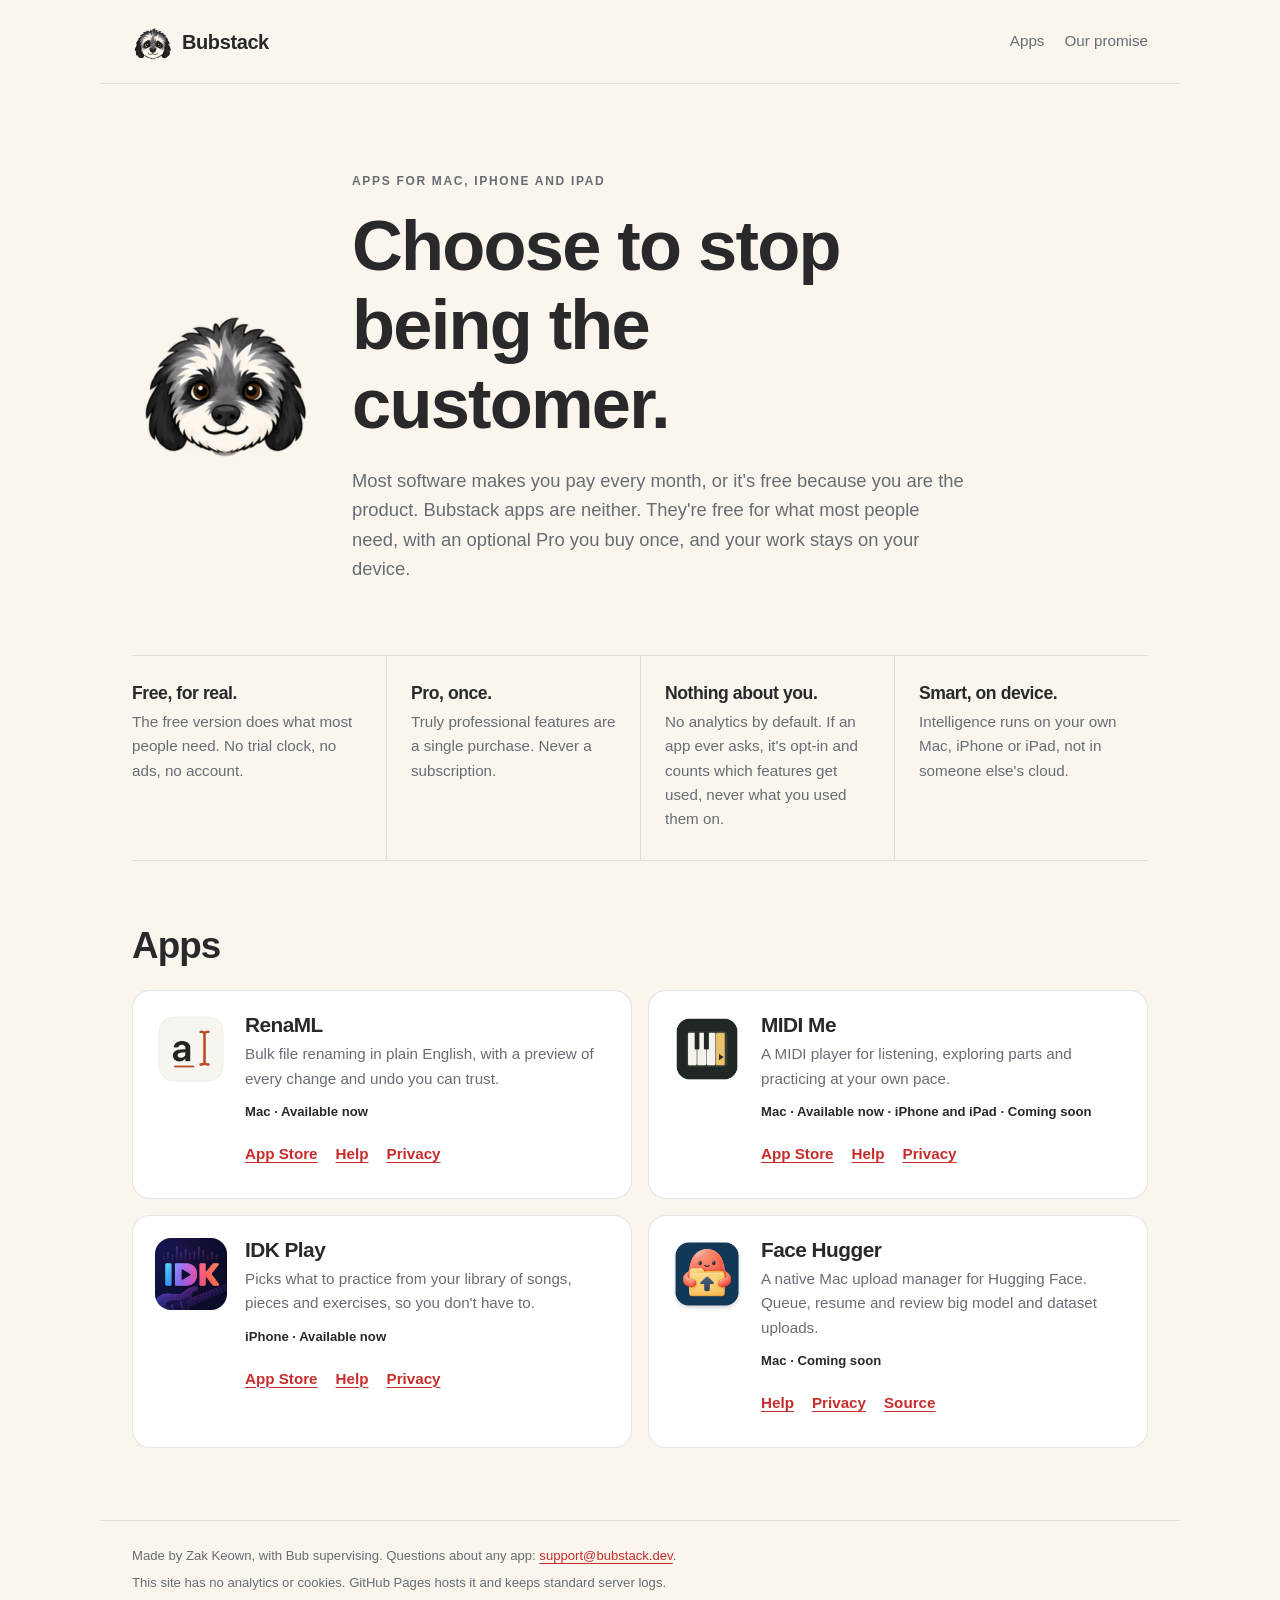
<file: index.html>
<!doctype html>
<html lang="en">
<head>
  <meta charset="utf-8">
  <meta name="viewport" content="width=device-width, initial-scale=1">
  <title>Bubstack</title>
  <meta name="description" content="Free Apple apps, with an optional one-time Pro. Nothing about you is collected.">
  <meta name="color-scheme" content="light dark">
  <link rel="icon" href="assets/bub.png">
  <link rel="stylesheet" href="styles.css">
</head>
<body>
  <a class="skip" href="#main">Skip to content</a>
  <header class="shell topbar">
    <a class="brand" href="./"><img src="assets/bub.png" alt="" width="40" height="40">Bubstack</a>
    <nav class="nav" aria-label="Apps"><a href="#apps">Apps</a><a href="#promise">Our promise</a></nav>
  </header>

  <main id="main" class="shell">
    <section class="hero" aria-labelledby="title">
      <img class="hero-bub" src="assets/bub.png" alt="Bub, the Bubstack dog, smiling" width="160" height="160">
      <div>
        <p class="eyebrow">Apps for Mac, iPhone and iPad</p>
        <h1 id="title">Choose to stop being the customer.</h1>
        <p class="intro">Most software makes you pay every month, or it's free because you are the product. Bubstack
          apps are neither. They're free for what most people need, with an optional Pro you buy once, and your work
          stays on your device.</p>
      </div>
    </section>

    <section id="promise" class="promise" aria-labelledby="promise-title">
      <h2 id="promise-title" class="visually-hidden">Our promise</h2>
      <div class="pledge"><h3>Free, for real.</h3><p>The free version does what most people need. No trial clock, no
        ads, no account.</p></div>
      <div class="pledge"><h3>Pro, once.</h3><p>Truly professional features are a single purchase. Never a
        subscription.</p></div>
      <div class="pledge"><h3>Nothing about you.</h3><p>No analytics by default. If an app ever asks, it's opt-in and
        counts which features get used, never what you used them on.</p></div>
      <div class="pledge"><h3>Smart, on device.</h3><p>Intelligence runs on your own Mac, iPhone or iPad, not in
        someone else's cloud.</p></div>
    </section>

    <section id="apps" class="apps" aria-labelledby="apps-title">
      <h2 id="apps-title">Apps</h2>
      <ul class="app-list">
        <li class="app">
          <img src="assets/renaml.png" alt="" width="72" height="72">
          <div class="app-body">
            <h3>RenaML</h3>
            <p>Bulk file renaming in plain English, with a preview of every change and undo you can trust.</p>
            <p class="status">Mac · Available now</p>
            <p class="links"><a href="https://apps.apple.com/us/app/renaml/id6817881054">App Store</a><a
              href="renaml/support.html">Help</a><a href="renaml/privacy.html">Privacy</a></p>
          </div>
        </li>
        <li class="app">
          <img src="assets/midi-me.png" alt="" width="72" height="72">
          <div class="app-body">
            <h3>MIDI Me</h3>
            <p>A MIDI player for listening, exploring parts and practicing at your own pace.</p>
            <p class="status">Mac · Available now <span aria-hidden="true">·</span> iPhone and iPad · Coming soon</p>
            <p class="links"><a href="https://apps.apple.com/us/app/midime/id6757321093">App Store</a><a
              href="midi-me/">Help</a><a href="midi-me/privacy/">Privacy</a></p>
          </div>
        </li>
        <li class="app">
          <img src="assets/idk-play.png" alt="" width="72" height="72">
          <div class="app-body">
            <h3>IDK Play</h3>
            <p>Picks what to practice from your library of songs, pieces and exercises, so you don't have to.</p>
            <p class="status">iPhone · Available now</p>
            <p class="links"><a href="https://apps.apple.com/us/app/idkplay/id6785122334">App Store</a><a
              href="idk-play/support.html">Help</a><a href="idk-play/privacy-policy.html">Privacy</a></p>
          </div>
        </li>
        <li class="app">
          <img src="assets/face-hugger.png" alt="" width="72" height="72">
          <div class="app-body">
            <h3>Face Hugger</h3>
            <p>A native Mac upload manager for Hugging Face. Queue, resume and review big model and dataset uploads.</p>
            <p class="status">Mac · Coming soon</p>
            <p class="links"><a href="face-hugger/">Help</a><a href="face-hugger/privacy.html">Privacy</a><a
              href="https://github.com/bubstackdev/face-hugger">Source</a></p>
          </div>
        </li>
      </ul>
    </section>
  </main>

  <footer class="shell footer">
    <p>Made by Zak Keown, with Bub supervising. Questions about any app: <a href="mailto:support@bubstack.dev">support@bubstack.dev</a>.</p>
    <p>This site has no analytics or cookies. GitHub Pages hosts it and keeps standard server logs.</p>
  </footer>
</body>
</html>
</file>
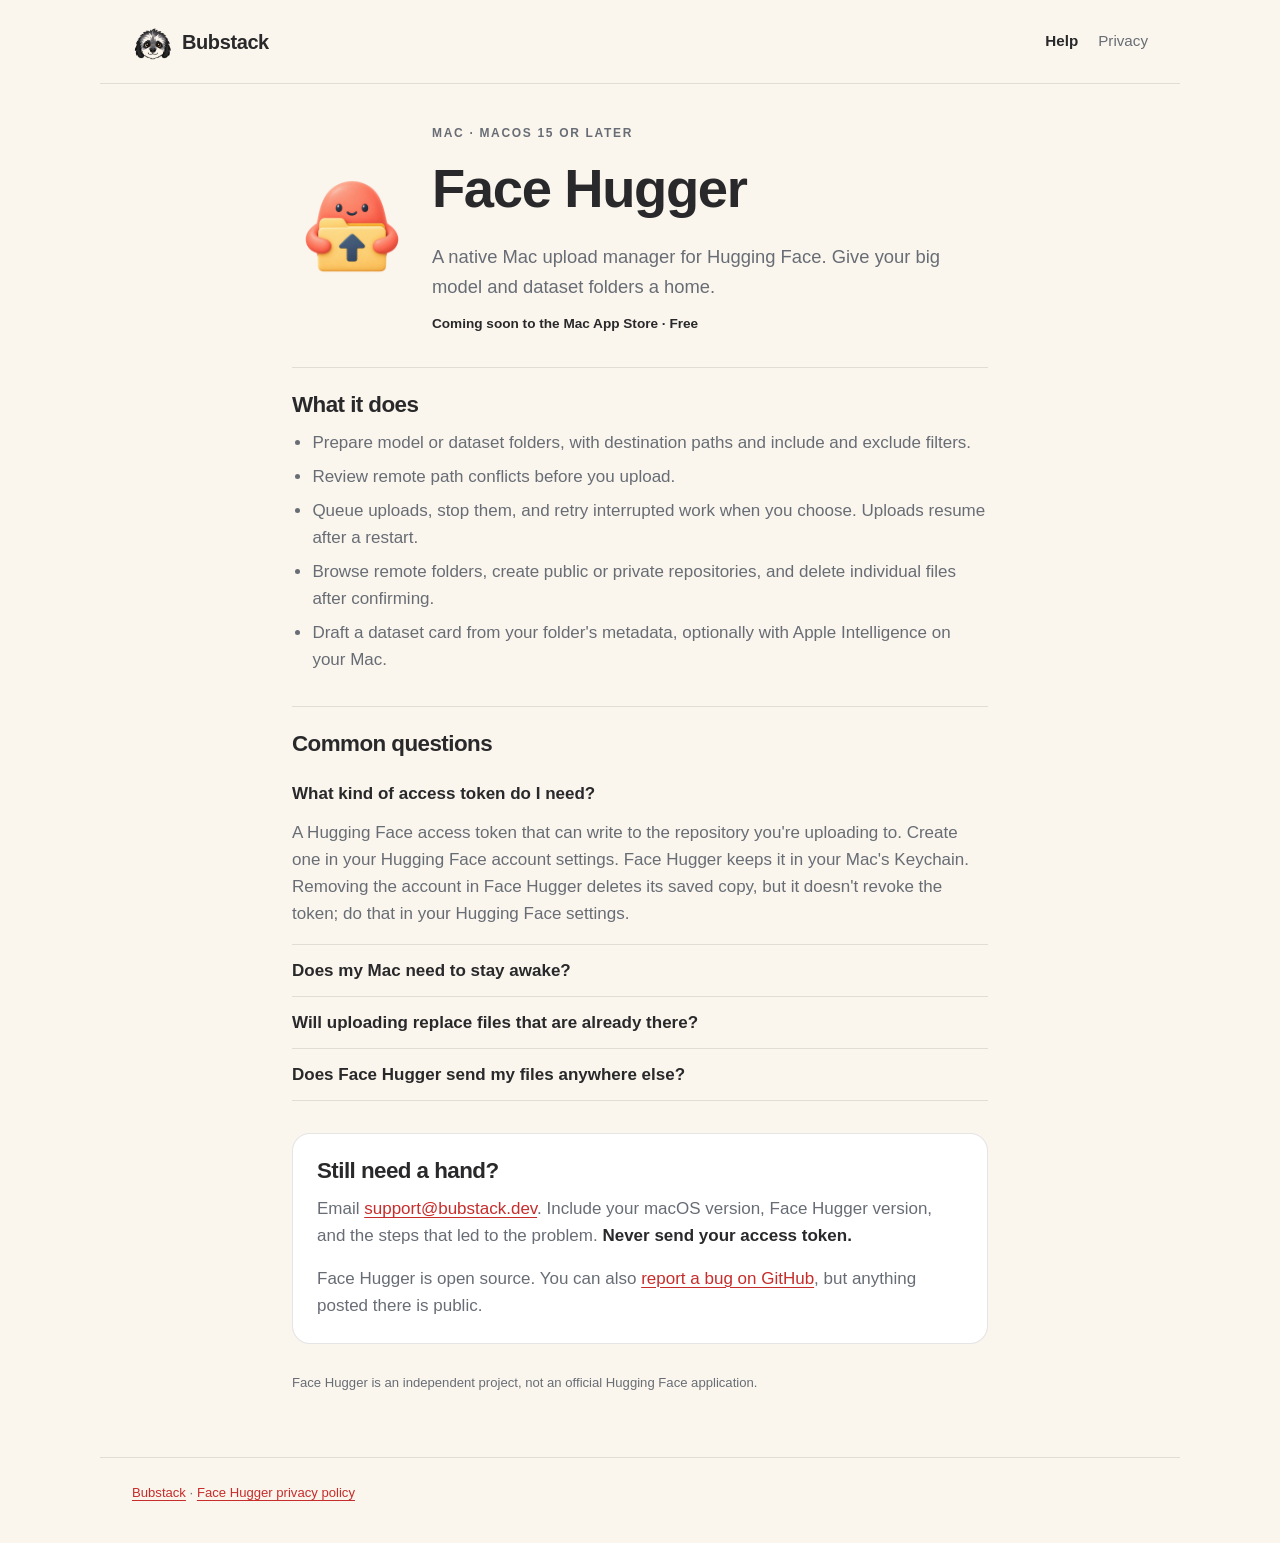
<file: face-hugger/index.html>
<!doctype html>
<html lang="en">
<head>
  <meta charset="utf-8">
  <meta name="viewport" content="width=device-width, initial-scale=1">
  <title>Face Hugger · Bubstack</title>
  <meta name="description" content="Face Hugger: a native Mac upload manager for Hugging Face. Help and support.">
  <meta name="color-scheme" content="light dark">
  <link rel="icon" href="../assets/face-hugger.png">
  <link rel="stylesheet" href="../styles.css">
</head>
<body>
  <a class="skip" href="#main">Skip to content</a>
  <header class="shell topbar">
    <a class="brand" href="../"><img src="../assets/bub.png" alt="" width="40" height="40">Bubstack</a>
    <nav class="nav" aria-label="Face Hugger"><a href="./" aria-current="page">Help</a><a href="privacy.html">Privacy</a></nav>
  </header>

  <main id="main" class="shell doc">
    <section class="doc-hero">
      <img src="hugger.png" alt="Face Hugger's mascot" width="120" height="120">
      <div>
        <p class="eyebrow">Mac · macOS 15 or later</p>
        <h1>Face Hugger</h1>
        <p class="intro">A native Mac upload manager for Hugging Face. Give your big model and dataset folders a home.</p>
        <p class="status">Coming soon to the Mac App Store · Free</p>
      </div>
    </section>

    <section>
      <h2>What it does</h2>
      <ul>
        <li>Prepare model or dataset folders, with destination paths and include and exclude filters.</li>
        <li>Review remote path conflicts before you upload.</li>
        <li>Queue uploads, stop them, and retry interrupted work when you choose. Uploads resume after a restart.</li>
        <li>Browse remote folders, create public or private repositories, and delete individual files after confirming.</li>
        <li>Draft a dataset card from your folder's metadata, optionally with Apple Intelligence on your Mac.</li>
      </ul>
    </section>

    <section>
      <h2>Common questions</h2>
      <details open><summary>What kind of access token do I need?</summary><div class="answer"><p>A Hugging Face
        access token that can write to the repository you're uploading to. Create one in your Hugging Face account
        settings. Face Hugger keeps it in your Mac's Keychain. Removing the account in Face Hugger deletes its saved
        copy, but it doesn't revoke the token; do that in your Hugging Face settings.</p></div></details>
      <details><summary>Does my Mac need to stay awake?</summary><div class="answer"><p>Yes. Uploads run in the app,
        so it has to stay open and your Mac awake. Face Hugger can keep running after you close its window, and can
        optionally prevent idle sleep while it uploads.</p></div></details>
      <details><summary>Will uploading replace files that are already there?</summary><div class="answer"><p>Files at
        matching paths may be replaced; other remote files stay. Face Hugger shows matching paths before you start.
        A matching path doesn't prove the contents are the same.</p></div></details>
      <details><summary>Does Face Hugger send my files anywhere else?</summary><div class="answer"><p>No. Files go
        straight from your Mac to Hugging Face. There's no Face Hugger server, analytics or crash reporting. Dataset-card
        drafting runs on your Mac. See the <a href="privacy.html">privacy policy</a>.</p></div></details>
    </section>

    <section class="doc-contact">
      <h2>Still need a hand?</h2>
      <p>Email <a href="mailto:support@bubstack.dev?subject=Face%20Hugger%20support">support@bubstack.dev</a>. Include
        your macOS version, Face Hugger version, and the steps that led to the problem. <strong>Never send your access
        token.</strong></p>
      <p>Face Hugger is open source. You can also <a href="https://github.com/bubstackdev/face-hugger/issues">report a
        bug on GitHub</a>, but anything posted there is public.</p>
    </section>

    <p class="fine">Face Hugger is an independent project, not an official Hugging Face application.</p>
  </main>

  <footer class="shell footer">
    <p><a href="../">Bubstack</a> · <a href="privacy.html">Face Hugger privacy policy</a></p>
  </footer>
</body>
</html>
</file>
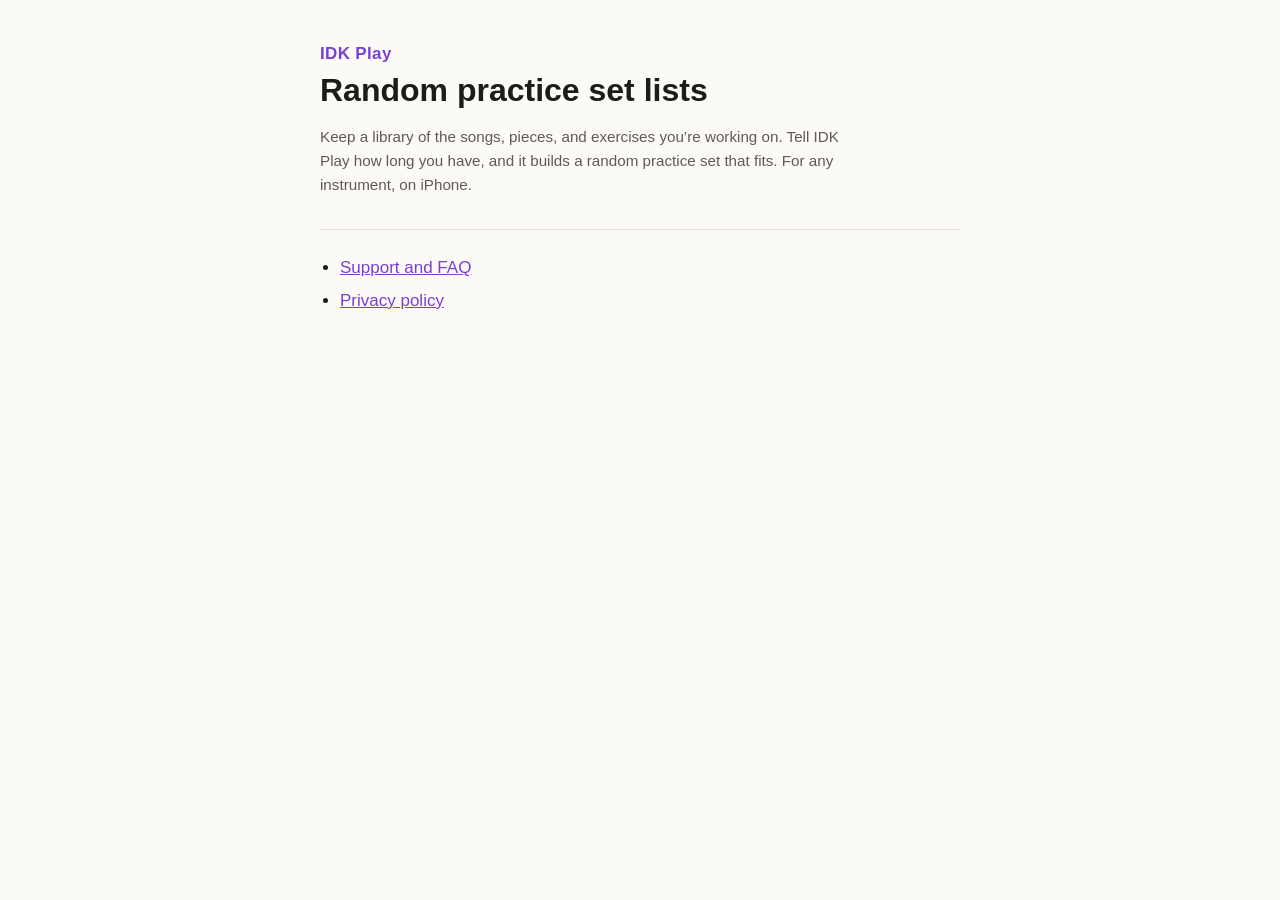
<file: idk-play/index.html>
<!doctype html>
<html lang="en">
<head>
<meta charset="utf-8">
<meta name="viewport" content="width=device-width, initial-scale=1">
<meta name="color-scheme" content="light dark">
<title>IDK Play</title>
<meta name="description" content="IDK Play builds a random practice set from your own library of songs. Support and privacy information.">
<style>
  :root {
    --bg: #fbfaf7;
    --text: #1d1c1a;
    --muted: #5f5b54;
    --accent: #7a3fd1;
    --rule: #e4e0d8;
    --card: #ffffff;
  }
  @media (prefers-color-scheme: dark) {
    :root {
      --bg: #151413;
      --text: #ecebe8;
      --muted: #a8a49c;
      --accent: #b99bff;
      --rule: #2e2c29;
      --card: #1d1c1a;
    }
  }
  * { box-sizing: border-box; }
  html { -webkit-text-size-adjust: 100%; }
  body {
    margin: 0;
    background: var(--bg);
    color: var(--text);
    font: 17px/1.6 -apple-system, BlinkMacSystemFont, "Segoe UI", Roboto, Helvetica, Arial, sans-serif;
  }
  main { max-width: 42rem; margin: 0 auto; padding: 2.5rem 16px 4rem; }
  header { border-bottom: 1px solid var(--rule); margin-bottom: 1.5rem; padding-bottom: 1rem; }
  .app { color: var(--accent); font-weight: 600; letter-spacing: .02em; margin: 0; }
  h1 { font-size: 2rem; line-height: 1.2; margin: .25rem 0 .5rem; }
  h2 { font-size: 1.25rem; margin: 2rem 0 .5rem; }
  h3 { font-size: 1.05rem; margin: 1.5rem 0 .25rem; }
  p, li { max-width: 65ch; }
  ul, ol { padding-left: 1.25rem; }
  li { margin: .35rem 0; }
  .muted { color: var(--muted); font-size: .95rem; }
  .summary { background: var(--card); border: 1px solid var(--rule); border-radius: 12px; padding: 1rem 1.25rem; }
  a { color: var(--accent); }
  footer { border-top: 1px solid var(--rule); margin-top: 3rem; padding-top: 1rem; }
</style>
</head>
<body>
<main>
  <header>
    <p class="app">IDK Play</p>
    <h1>Random practice set lists</h1>
    <p class="muted">Keep a library of the songs, pieces, and exercises you’re working on. Tell IDK Play how long you have, and it builds a random practice set that fits. For any instrument, on iPhone.</p>
  </header>
  <ul>
    <li><a href="support.html">Support and FAQ</a></li>
    <li><a href="privacy-policy.html">Privacy policy</a></li>
  </ul>
</main>
</body>
</html>
</file>
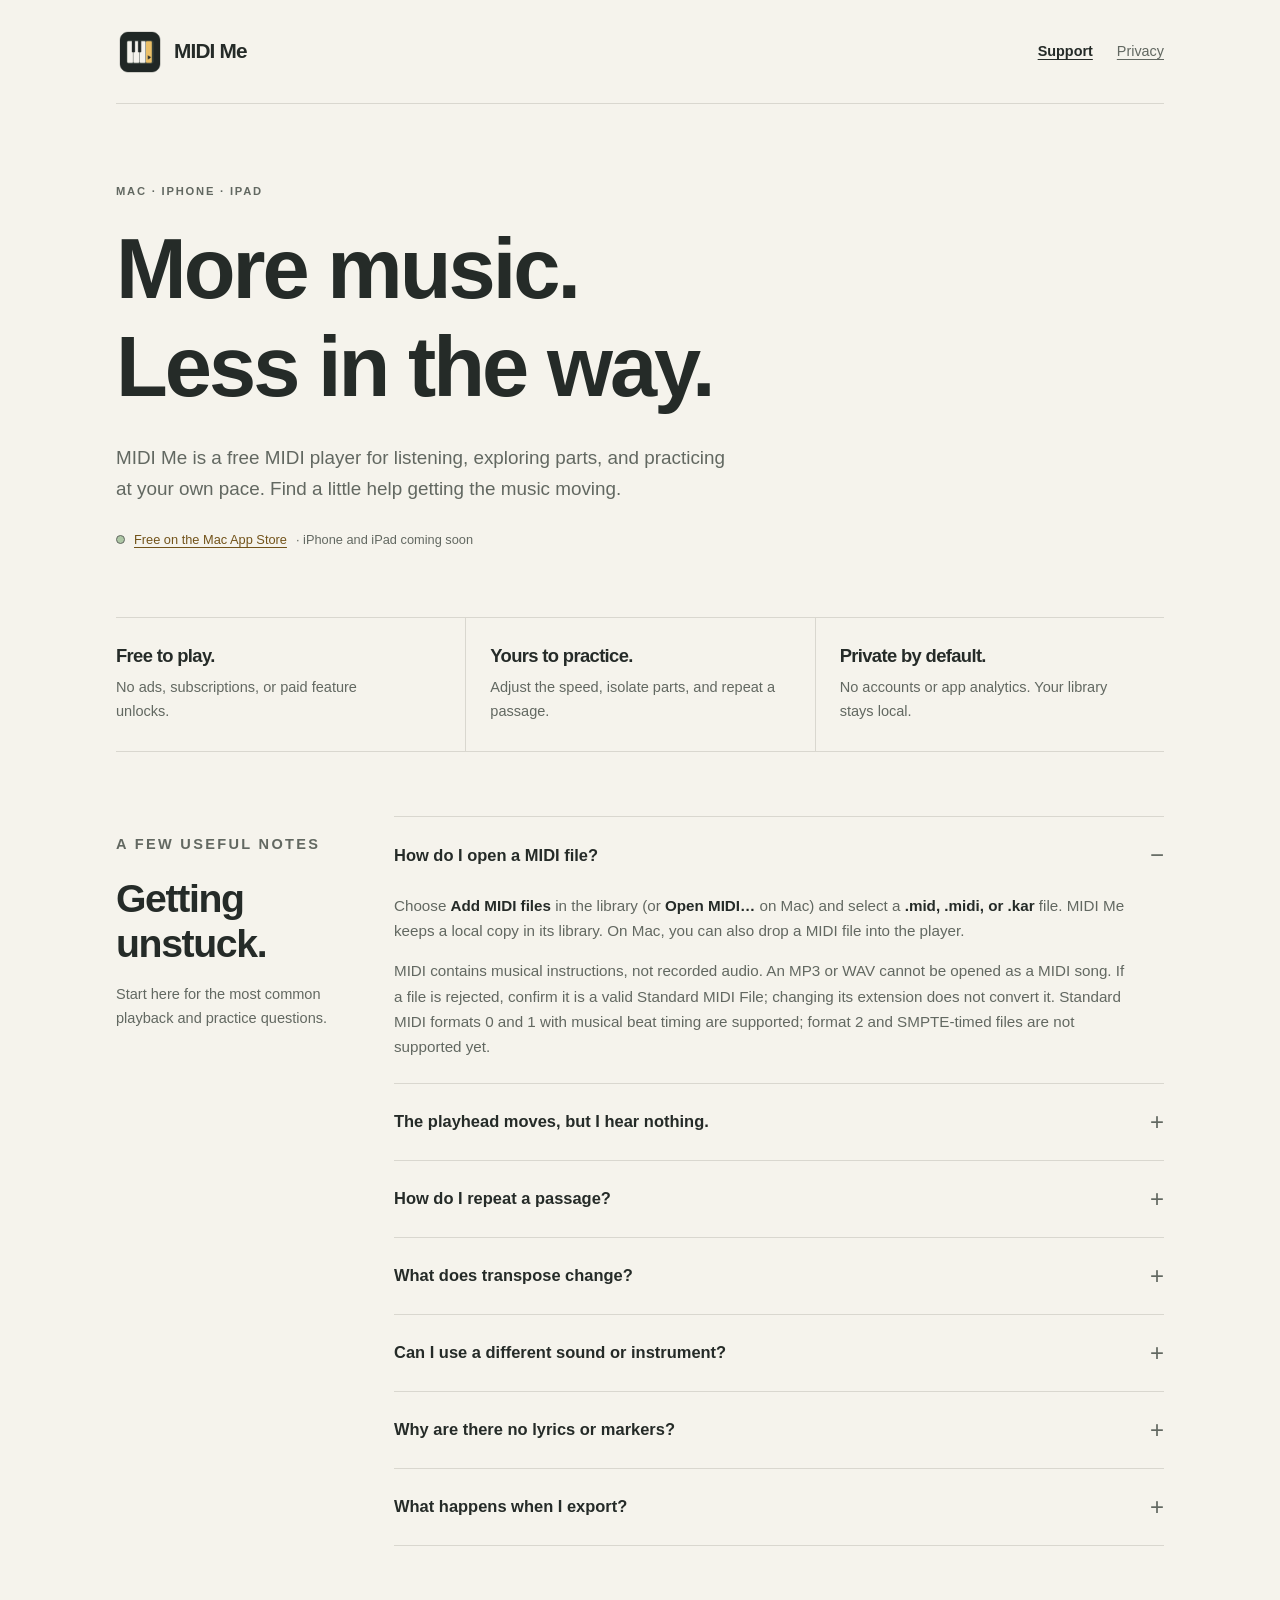
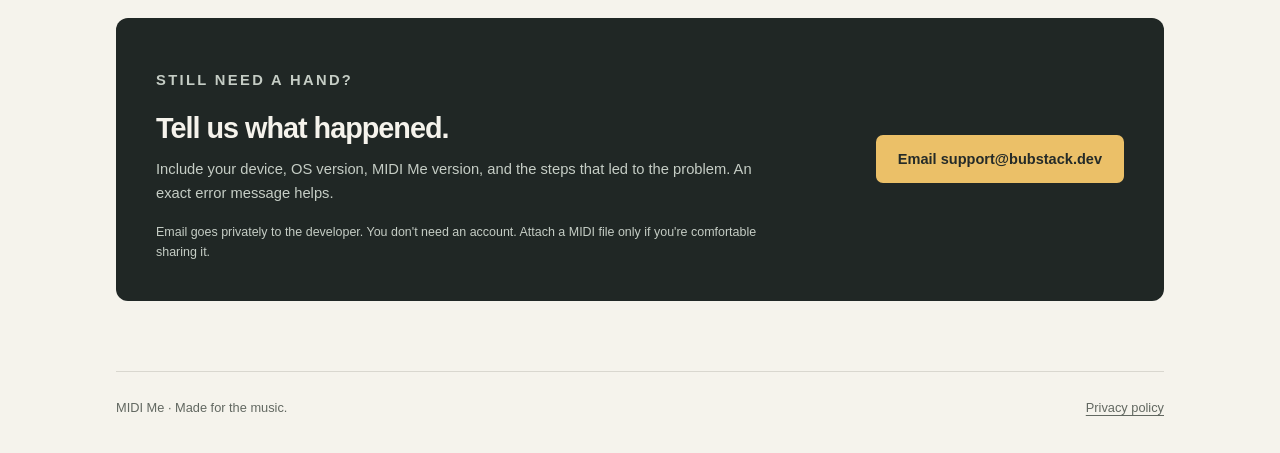
<file: midi-me/index.html>
<!doctype html>
<html lang="en">
<head>
  <meta charset="utf-8">
  <meta name="viewport" content="width=device-width, initial-scale=1">
  <meta name="description" content="Help and privacy information for MIDI Me, a free MIDI player for Mac, iPhone, and iPad.">
  <meta name="color-scheme" content="light dark">
  <title>MIDI Me — Support</title>
  <link rel="icon" href="assets/icon.png" type="image/png">
  <link rel="stylesheet" href="styles.css">
</head>
<body>
  <a class="skip" href="#main">Skip to content</a>
  <div class="shell">
    <header class="topbar">
      <a class="brand" href="./" aria-label="MIDI Me support home"><img src="assets/icon.png" width="48" height="48" alt="">MIDI Me</a>
      <nav class="nav" aria-label="Main navigation"><a href="./" aria-current="page">Support</a><a href="privacy/">Privacy</a></nav>
    </header>
    <main id="main">
      <section class="hero" aria-labelledby="welcome">
        <p class="eyebrow">Mac · iPhone · iPad</p>
        <h1 id="welcome">More music.<br>Less in the way.</h1>
        <p class="intro">MIDI Me is a free MIDI player for listening, exploring parts, and practicing at your own pace. Find a little help getting the music moving.</p>
        <p class="status"><a href="https://apps.apple.com/us/app/midime/id6757321093">Free on the Mac App Store</a> · iPhone and iPad coming soon</p>
      </section>
      <div class="principles" aria-label="Our commitments">
        <div class="principle"><h3>Free to play.</h3><p>No ads, subscriptions, or paid feature unlocks.</p></div>
        <div class="principle"><h3>Yours to practice.</h3><p>Adjust the speed, isolate parts, and repeat a passage.</p></div>
        <div class="principle"><h3>Private by default.</h3><p>No accounts or app analytics. Your library stays local.</p></div>
      </div>
      <section class="support-grid" aria-labelledby="help">
        <div class="section-label"><p class="eyebrow">A few useful notes</p><h2 id="help">Getting unstuck.</h2><p>Start here for the most common playback and practice questions.</p></div>
        <div class="questions">
          <details open><summary>How do I open a MIDI file?</summary><div class="answer"><p>Choose <strong>Add MIDI files</strong> in the library (or <strong>Open MIDI…</strong> on Mac) and select a <strong>.mid, .midi, or .kar</strong> file. MIDI Me keeps a local copy in its library. On Mac, you can also drop a MIDI file into the player.</p><p>MIDI contains musical instructions, not recorded audio. An MP3 or WAV cannot be opened as a MIDI song. If a file is rejected, confirm it is a valid Standard MIDI File; changing its extension does not convert it. Standard MIDI formats 0 and 1 with musical beat timing are supported; format 2 and SMPTE-timed files are not supported yet.</p></div></details>
          <details><summary>The playhead moves, but I hear nothing.</summary><div class="answer"><ol><li>Check the player volume and your device’s audio output.</li><li>Check that the parts you want to hear are not muted. An active solo can silence other parts.</li><li>Check the MIDI output selection. An external MIDI destination needs its own connected instrument or software to produce sound.</li><li>If you imported a soundbank, try the bundled soundbank. A bank may not contain every instrument your file requests.</li></ol></div></details>
          <details><summary>How do I repeat a passage?</summary><div class="answer"><p>In the practice controls, seek to the beginning of the passage and choose <strong>Set A</strong>. Seek to a later point and choose <strong>Set B</strong>. Playback repeats between those points. Choose <strong>Clear loop</strong> to return to the whole song.</p><p>Set B becomes available only when the current position is later than A. Speed controls let you slow the passage down while you practice. Sample-accurate loop boundaries are still in development, so very short loops can have an audible boundary.</p></div></details>
          <details><summary>What does transpose change?</summary><div class="answer"><p>Transpose shifts melodic playback up or down in semitones. Standard MIDI drum channel 10 keeps its original percussion notes. The piano roll displays the original notes in the file.</p><p>Your source MIDI stays unchanged. Exporting the original MIDI gives you that original file; rendering a WAV applies the current playback settings.</p></div></details>
          <details><summary>Can I use a different sound or instrument?</summary><div class="answer"><p>Open the instrument controls to choose an instrument and level for each MIDI channel. Tracks that share a channel also share its instrument and level. Choose <strong>From MIDI file</strong> or reset the channel level to follow the file again.</p><p>You can import an <strong>SF2 or DLS soundbank</strong> from the player options. A soundbank changes the sounds used to play the notes; it is separate from the MIDI song.</p></div></details>
          <details><summary>Why are there no lyrics or markers?</summary><div class="answer"><p>Lyrics and markers appear only when the MIDI file includes those events. MIDI Me does not generate lyrics, transcribe audio, or infer lyrics from track names. Select a lyric line or marker to seek to its position.</p></div></details>
          <details><summary>What happens when I export?</summary><div class="answer"><p><strong>Export original MIDI</strong> saves a copy of the source file. <strong>Export audio…</strong> → <strong>Create WAV…</strong> renders audio with the selected soundbank, speed, transpose, and mix settings. A practice loop is not repeated in the WAV.</p><p>You choose where to save or share the result. Exporting does not upload it to MIDI Me.</p></div></details>
        </div>
      </section>
      <section class="contact" aria-labelledby="contact">
        <div><p class="eyebrow" style="color:#c5cdc5">Still need a hand?</p><h2 id="contact">Tell us what happened.</h2><p>Include your device, OS version, MIDI Me version, and the steps that led to the problem. An exact error message helps.</p><p class="small">Email goes privately to the developer. You don't need an account. Attach a MIDI file only if you're comfortable sharing it.</p></div>
        <a class="button" href="mailto:support@bubstack.dev?subject=MIDI%20Me%20support">Email support@bubstack.dev</a>
      </section>
    </main>
    <footer class="footer"><span>MIDI Me · Made for the music.</span><a href="privacy/">Privacy policy</a></footer>
  </div>
</body>
</html>
</file>
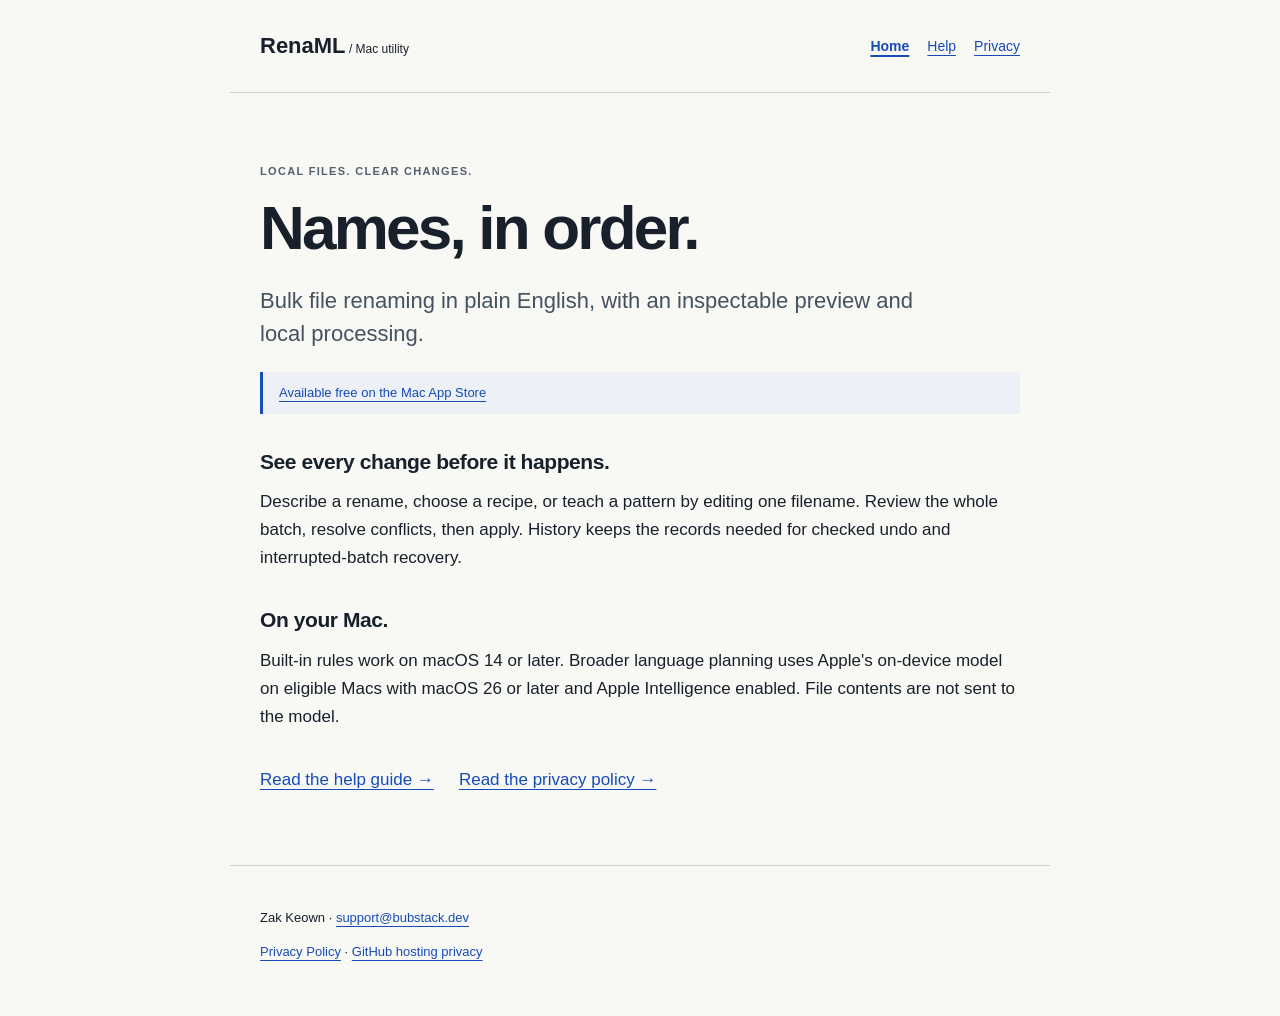
<file: renaml/index.html>
<!doctype html>
<html lang="en"><head><meta charset="utf-8"><meta name="viewport" content="width=device-width, initial-scale=1">
<meta name="description" content="Bulk file renaming in plain English, with an inspectable preview and local processing."><meta name="color-scheme" content="light dark">
<meta http-equiv="Content-Security-Policy" content="default-src 'none'; style-src 'self'; img-src 'self'; base-uri 'none'; form-action 'none'">
<title>Names, in order. · RenaML</title><link rel="stylesheet" href="style.css"></head>
<body><a class="skip" href="#main">Skip to content</a><header><a class="brand" href="index.html">RenaML<span> / Mac utility</span></a><nav aria-label="Main"><a href="index.html" aria-current="page">Home</a><a href="support.html">Help</a><a href="privacy.html">Privacy</a></nav></header>
<main id="main"><p class="eyebrow">Local files. Clear changes.</p><h1>Names, in order.</h1><p class="intro">Bulk file renaming in plain English, with an inspectable preview and local processing.</p><p class="status"><a href="https://apps.apple.com/us/app/renaml/id6817881054">Available free on the Mac App Store</a></p>
<section><h2>See every change before it happens.</h2><p>Describe a rename, choose a recipe, or teach a pattern by editing one filename. Review the whole batch, resolve conflicts, then apply. History keeps the records needed for checked undo and interrupted-batch recovery.</p></section>
<section><h2>On your Mac.</h2><p>Built-in rules work on macOS 14 or later. Broader language planning uses Apple's on-device model on eligible Macs with macOS 26 or later and Apple Intelligence enabled. File contents are not sent to the model.</p></section>
<p class="actions"><a href="support.html">Read the help guide →</a><a href="privacy.html">Read the privacy policy →</a></p></main>
<footer><p>Zak Keown · <a href="mailto:support@bubstack.dev">support@bubstack.dev</a></p><p><a href="privacy.html">Privacy Policy</a> · <a href="https://docs.github.com/en/site-policy/privacy-policies/github-general-privacy-statement">GitHub hosting privacy</a></p></footer></body></html>
</file>
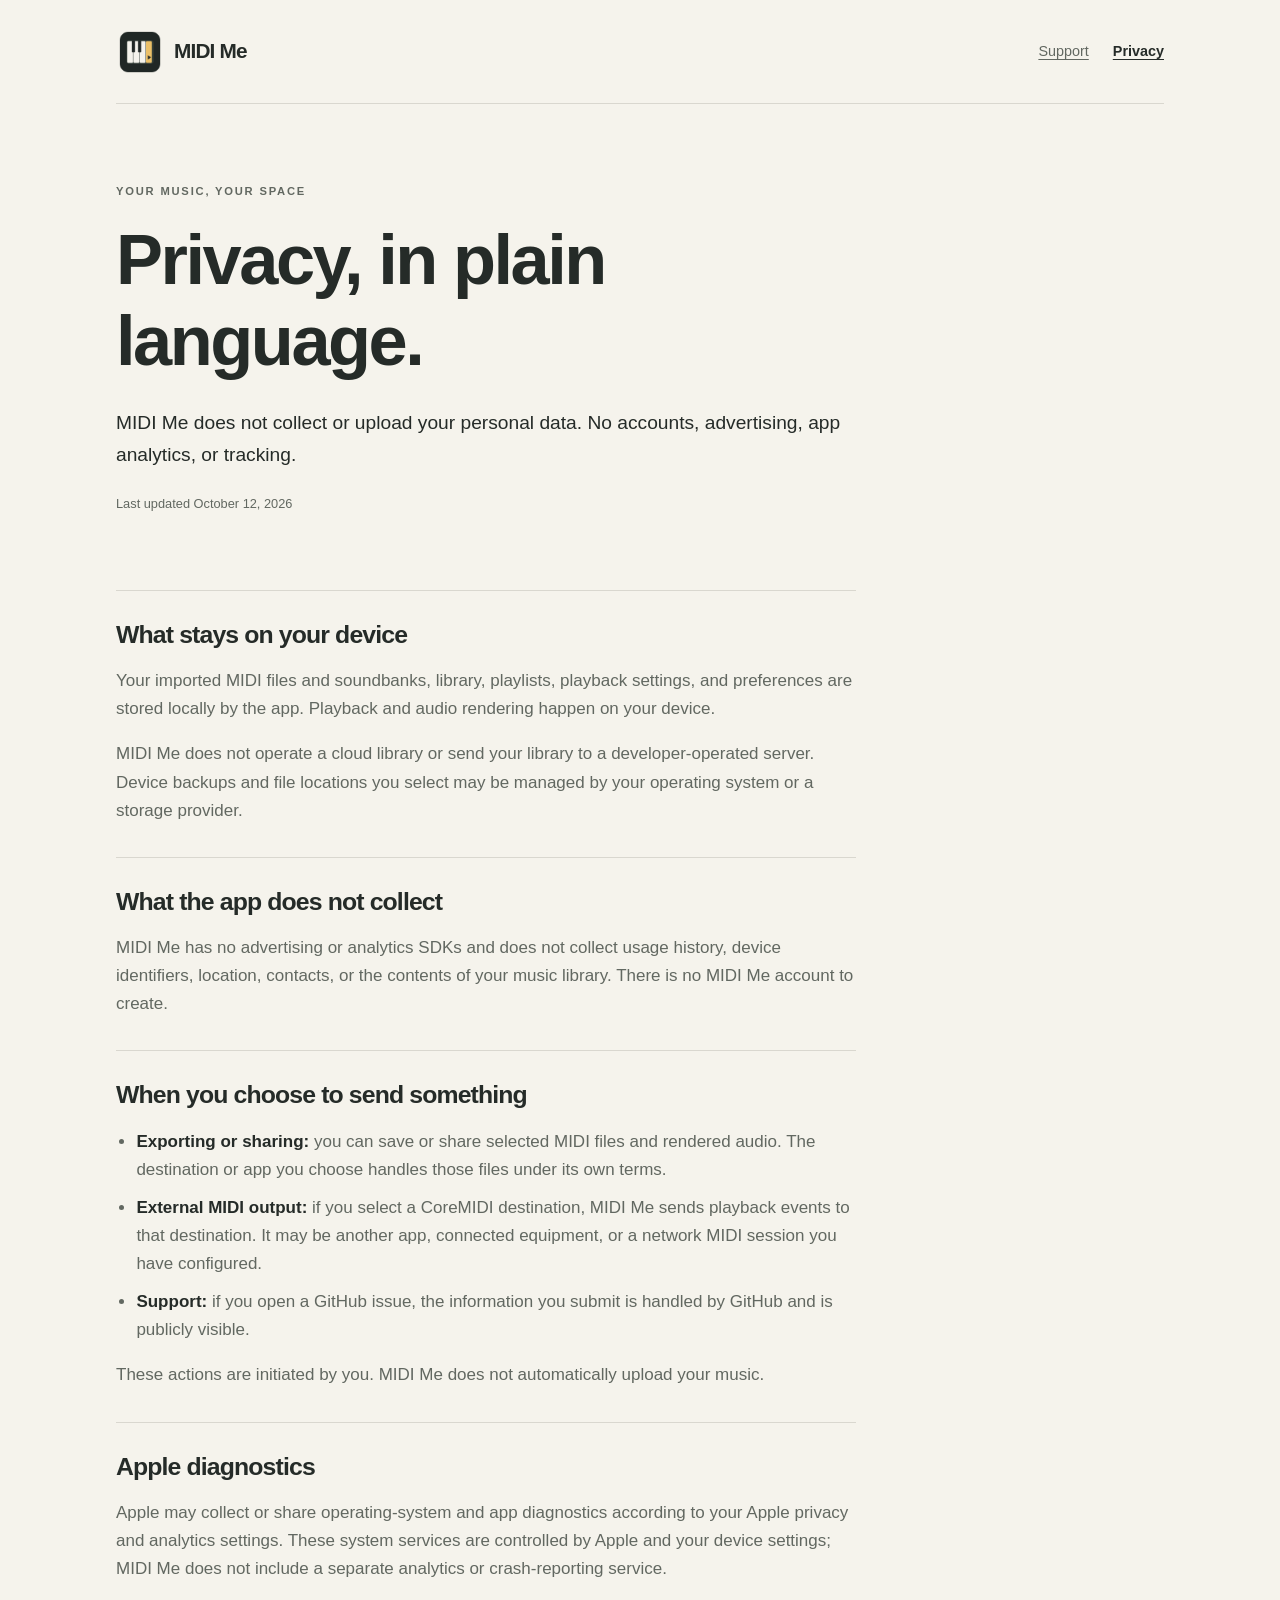
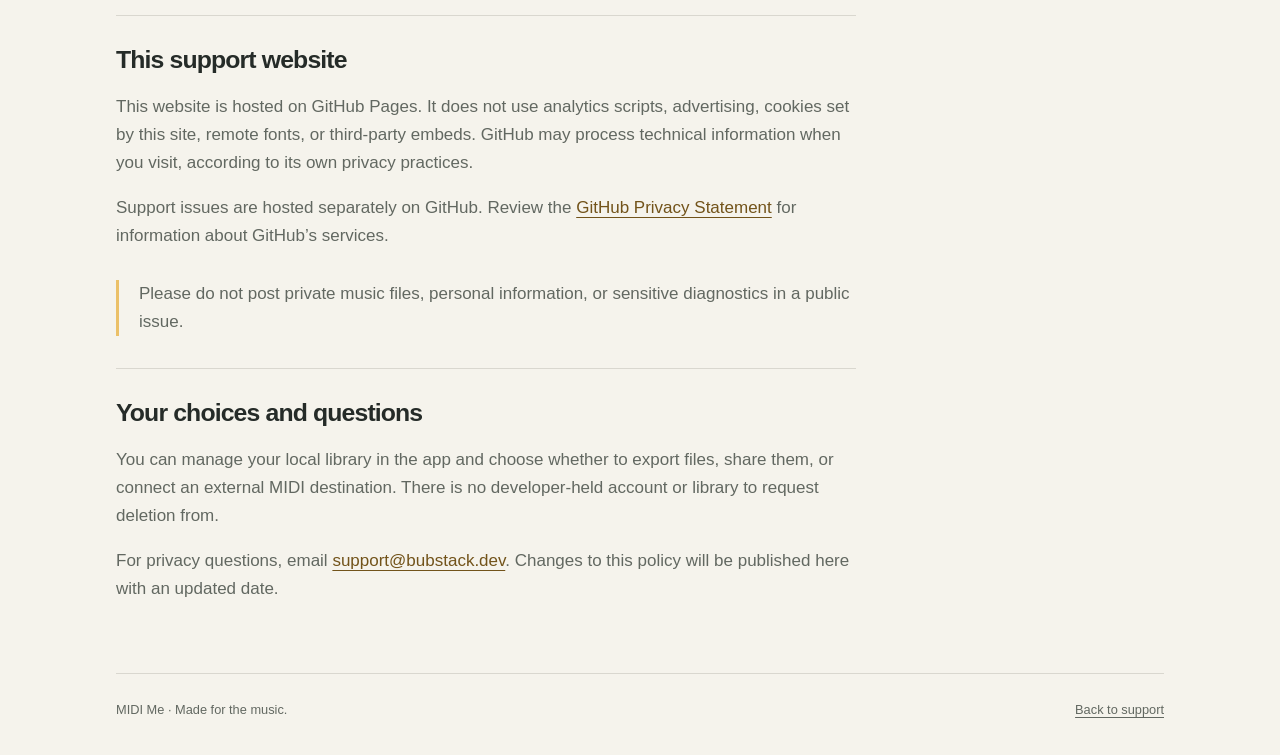
<file: midi-me/privacy/index.html>
<!doctype html>
<html lang="en">
<head>
  <meta charset="utf-8">
  <meta name="viewport" content="width=device-width, initial-scale=1">
  <meta name="description" content="MIDI Me privacy policy: local playback and storage, no app tracking, analytics, advertising, or accounts.">
  <meta name="color-scheme" content="light dark">
  <title>Privacy — MIDI Me</title>
  <link rel="icon" href="../assets/icon.png" type="image/png">
  <link rel="stylesheet" href="../styles.css">
</head>
<body>
  <a class="skip" href="#main">Skip to content</a>
  <div class="shell">
    <header class="topbar"><a class="brand" href="../" aria-label="MIDI Me support home"><img src="../assets/icon.png" width="48" height="48" alt="">MIDI Me</a><nav class="nav" aria-label="Main navigation"><a href="../">Support</a><a href="./" aria-current="page">Privacy</a></nav></header>
    <main id="main" class="document">
      <header class="hero"><p class="eyebrow">Your music, your space</p><h1>Privacy, in plain language.</h1><p class="lede">MIDI Me does not collect or upload your personal data. No accounts, advertising, app analytics, or tracking.</p><p class="date">Last updated October 12, 2026</p></header>
      <section aria-labelledby="local"><h2 id="local">What stays on your device</h2><p>Your imported MIDI files and soundbanks, library, playlists, playback settings, and preferences are stored locally by the app. Playback and audio rendering happen on your device.</p><p>MIDI Me does not operate a cloud library or send your library to a developer-operated server. Device backups and file locations you select may be managed by your operating system or a storage provider.</p></section>
      <section aria-labelledby="collection"><h2 id="collection">What the app does not collect</h2><p>MIDI Me has no advertising or analytics SDKs and does not collect usage history, device identifiers, location, contacts, or the contents of your music library. There is no MIDI Me account to create.</p></section>
      <section aria-labelledby="choices"><h2 id="choices">When you choose to send something</h2><ul><li><strong>Exporting or sharing:</strong> you can save or share selected MIDI files and rendered audio. The destination or app you choose handles those files under its own terms.</li><li><strong>External MIDI output:</strong> if you select a CoreMIDI destination, MIDI Me sends playback events to that destination. It may be another app, connected equipment, or a network MIDI session you have configured.</li><li><strong>Support:</strong> if you open a GitHub issue, the information you submit is handled by GitHub and is publicly visible.</li></ul><p>These actions are initiated by you. MIDI Me does not automatically upload your music.</p></section>
      <section aria-labelledby="diagnostics"><h2 id="diagnostics">Apple diagnostics</h2><p>Apple may collect or share operating-system and app diagnostics according to your Apple privacy and analytics settings. These system services are controlled by Apple and your device settings; MIDI Me does not include a separate analytics or crash-reporting service.</p></section>
      <section aria-labelledby="website"><h2 id="website">This support website</h2><p>This website is hosted on GitHub Pages. It does not use analytics scripts, advertising, cookies set by this site, remote fonts, or third-party embeds. GitHub may process technical information when you visit, according to its own privacy practices.</p><p>Support issues are hosted separately on GitHub. Review the <a href="https://docs.github.com/en/site-policy/privacy-policies/github-general-privacy-statement">GitHub Privacy Statement</a> for information about GitHub’s services.</p><p class="privacy-note">Please do not post private music files, personal information, or sensitive diagnostics in a public issue.</p></section>
      <section aria-labelledby="control"><h2 id="control">Your choices and questions</h2><p>You can manage your local library in the app and choose whether to export files, share them, or connect an external MIDI destination. There is no developer-held account or library to request deletion from.</p><p>For privacy questions, email <a href="mailto:support@bubstack.dev?subject=MIDI%20Me%20privacy">support@bubstack.dev</a>. Changes to this policy will be published here with an updated date.</p></section>
    </main>
    <footer class="footer"><span>MIDI Me · Made for the music.</span><a href="../">Back to support</a></footer>
  </div>
</body>
</html>
</file>
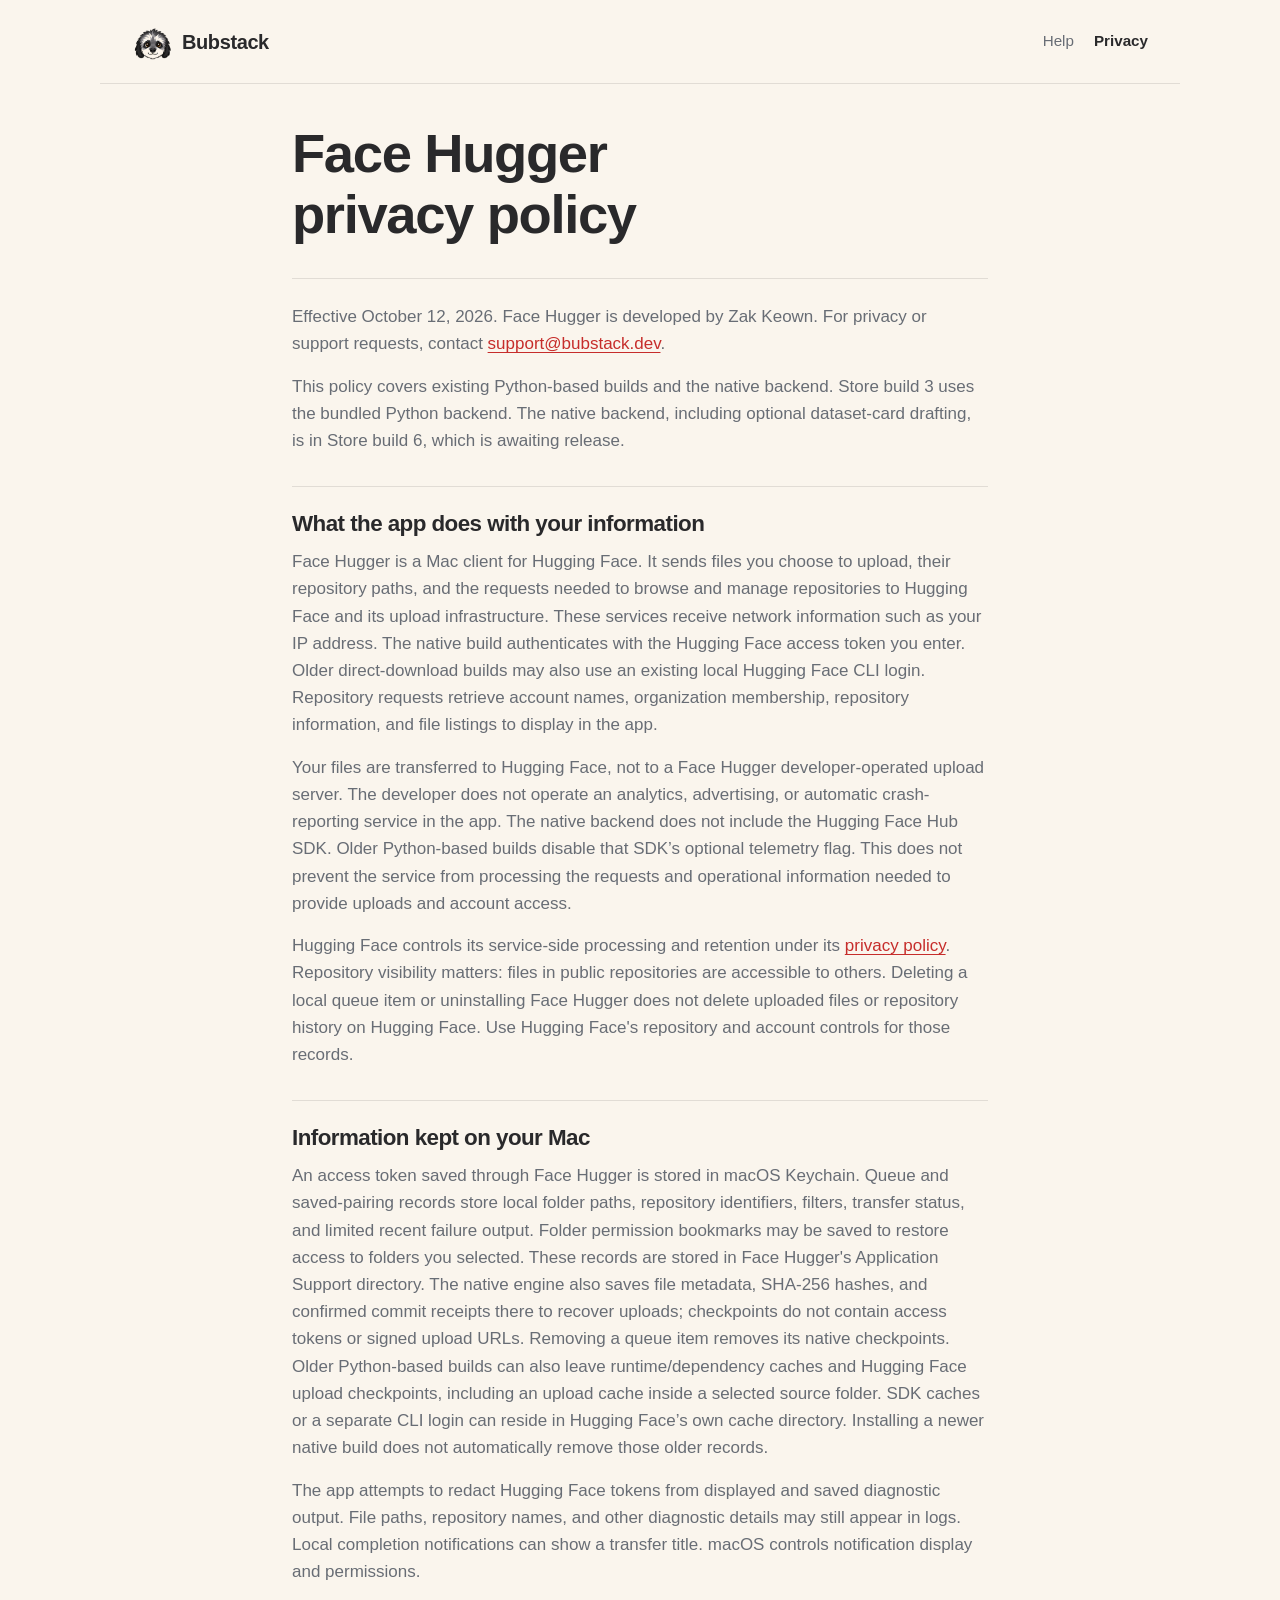
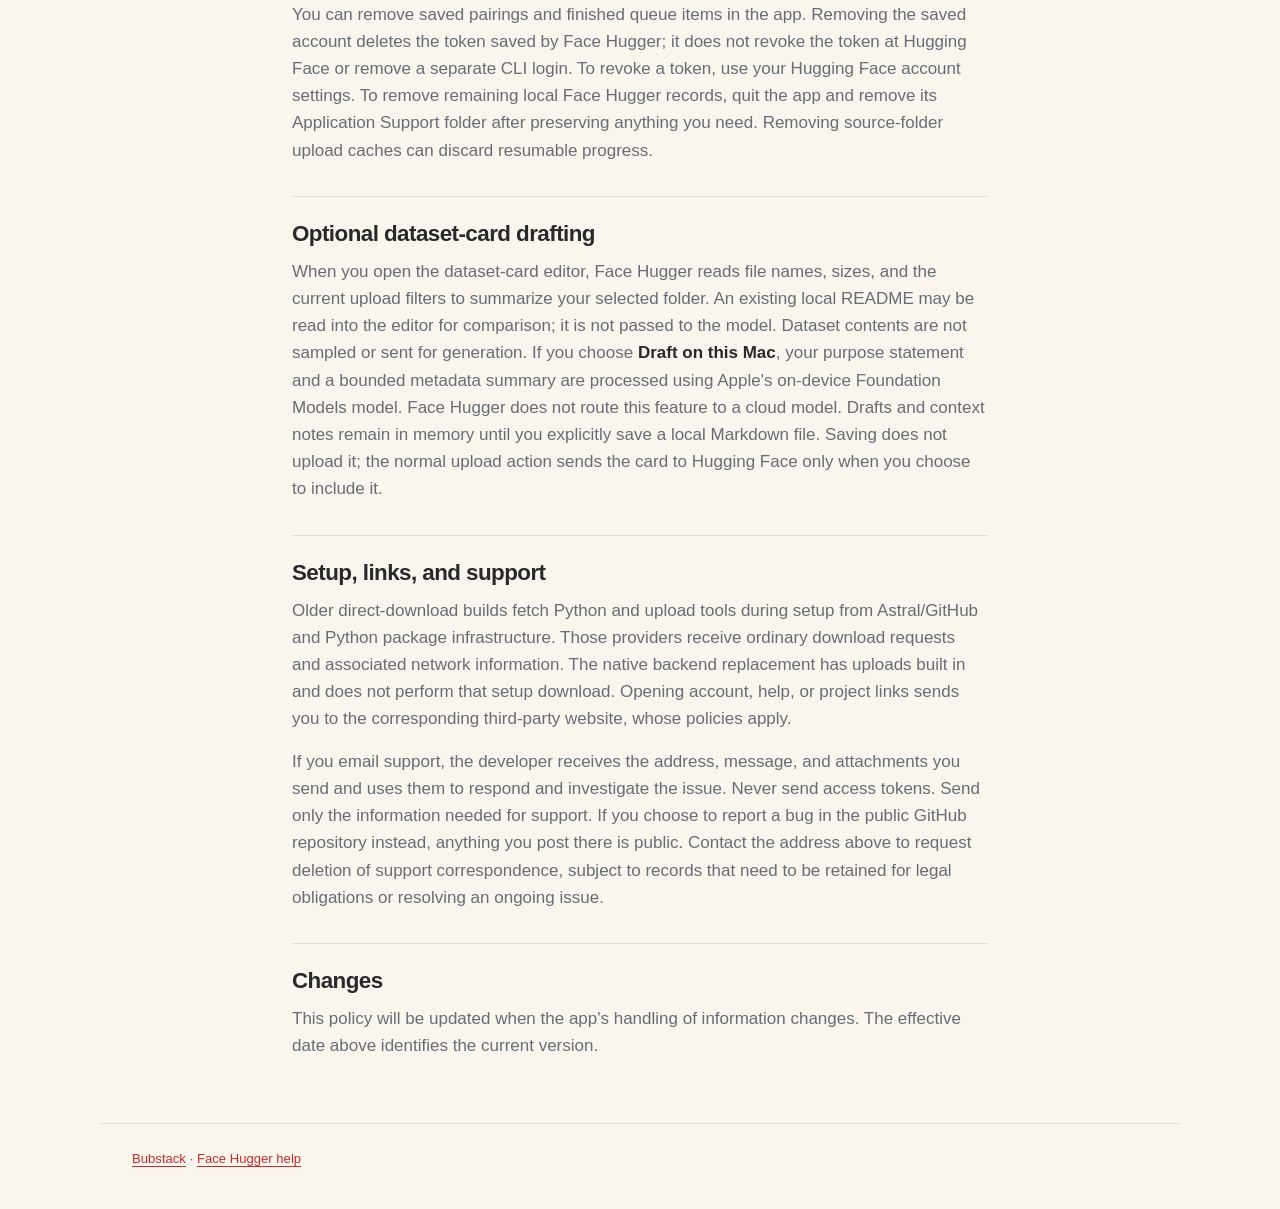
<file: face-hugger/privacy.html>
<!doctype html>
<html lang="en">
<head>
  <meta charset="utf-8">
  <meta name="viewport" content="width=device-width, initial-scale=1">
  <title>Face Hugger privacy policy · Bubstack</title>
  <meta name="color-scheme" content="light dark">
  <link rel="icon" href="../assets/face-hugger.png">
  <link rel="stylesheet" href="../styles.css">
</head>
<body>
  <a class="skip" href="#main">Skip to content</a>
  <header class="shell topbar">
    <a class="brand" href="../"><img src="../assets/bub.png" alt="" width="40" height="40">Bubstack</a>
    <nav class="nav" aria-label="Face Hugger"><a href="./">Help</a><a href="privacy.html" aria-current="page">Privacy</a></nav>
  </header>
  <main id="main" class="shell doc">
    <h1>Face Hugger privacy policy</h1>
    <section><p>Effective October 12, 2026. Face Hugger is developed by Zak Keown. For privacy or support requests, contact <a href="mailto:support@bubstack.dev">support@bubstack.dev</a>.</p><p>This policy covers existing Python-based builds and the native backend. Store build 3 uses the bundled Python backend. The native backend, including optional dataset-card drafting, is in Store build 6, which is awaiting release.</p></section>
<section><h2>What the app does with your information</h2><p>Face Hugger is a Mac client for Hugging Face. It sends files you choose to upload, their repository paths, and the requests needed to browse and manage repositories to Hugging Face and its upload infrastructure. These services receive network information such as your IP address. The native build authenticates with the Hugging Face access token you enter. Older direct-download builds may also use an existing local Hugging Face CLI login. Repository requests retrieve account names, organization membership, repository information, and file listings to display in the app.</p><p>Your files are transferred to Hugging Face, not to a Face Hugger developer-operated upload server. The developer does not operate an analytics, advertising, or automatic crash-reporting service in the app. The native backend does not include the Hugging Face Hub SDK. Older Python-based builds disable that SDK’s optional telemetry flag. This does not prevent the service from processing the requests and operational information needed to provide uploads and account access.</p><p>Hugging Face controls its service-side processing and retention under its <a href="https://huggingface.co/privacy">privacy policy</a>. Repository visibility matters: files in public repositories are accessible to others. Deleting a local queue item or uninstalling Face Hugger does not delete uploaded files or repository history on Hugging Face. Use Hugging Face's repository and account controls for those records.</p></section>
<section><h2>Information kept on your Mac</h2><p>An access token saved through Face Hugger is stored in macOS Keychain. Queue and saved-pairing records store local folder paths, repository identifiers, filters, transfer status, and limited recent failure output. Folder permission bookmarks may be saved to restore access to folders you selected. These records are stored in Face Hugger's Application Support directory. The native engine also saves file metadata, SHA-256 hashes, and confirmed commit receipts there to recover uploads; checkpoints do not contain access tokens or signed upload URLs. Removing a queue item removes its native checkpoints. Older Python-based builds can also leave runtime/dependency caches and Hugging Face upload checkpoints, including an upload cache inside a selected source folder. SDK caches or a separate CLI login can reside in Hugging Face’s own cache directory. Installing a newer native build does not automatically remove those older records.</p><p>The app attempts to redact Hugging Face tokens from displayed and saved diagnostic output. File paths, repository names, and other diagnostic details may still appear in logs. Local completion notifications can show a transfer title. macOS controls notification display and permissions.</p><p>You can remove saved pairings and finished queue items in the app. Removing the saved account deletes the token saved by Face Hugger; it does not revoke the token at Hugging Face or remove a separate CLI login. To revoke a token, use your Hugging Face account settings. To remove remaining local Face Hugger records, quit the app and remove its Application Support folder after preserving anything you need. Removing source-folder upload caches can discard resumable progress.</p></section>
<section><h2>Optional dataset-card drafting</h2><p>When you open the dataset-card editor, Face Hugger reads file names, sizes, and the current upload filters to summarize your selected folder. An existing local README may be read into the editor for comparison; it is not passed to the model. Dataset contents are not sampled or sent for generation. If you choose <strong>Draft on this Mac</strong>, your purpose statement and a bounded metadata summary are processed using Apple's on-device Foundation Models model. Face Hugger does not route this feature to a cloud model. Drafts and context notes remain in memory until you explicitly save a local Markdown file. Saving does not upload it; the normal upload action sends the card to Hugging Face only when you choose to include it.</p></section>
<section><h2>Setup, links, and support</h2><p>Older direct-download builds fetch Python and upload tools during setup from Astral/GitHub and Python package infrastructure. Those providers receive ordinary download requests and associated network information. The native backend replacement has uploads built in and does not perform that setup download. Opening account, help, or project links sends you to the corresponding third-party website, whose policies apply.</p><p>If you email support, the developer receives the address, message, and attachments you send and uses them to respond and investigate the issue. Never send access tokens. Send only the information needed for support. If you choose to report a bug in the public GitHub repository instead, anything you post there is public. Contact the address above to request deletion of support correspondence, subject to records that need to be retained for legal obligations or resolving an ongoing issue.</p></section>
<section><h2>Changes</h2><p>This policy will be updated when the app's handling of information changes. The effective date above identifies the current version.</p></section>
  </main>
  <footer class="shell footer">
    <p><a href="../">Bubstack</a> · <a href="./">Face Hugger help</a></p>
  </footer>
</body>
</html>
</file>
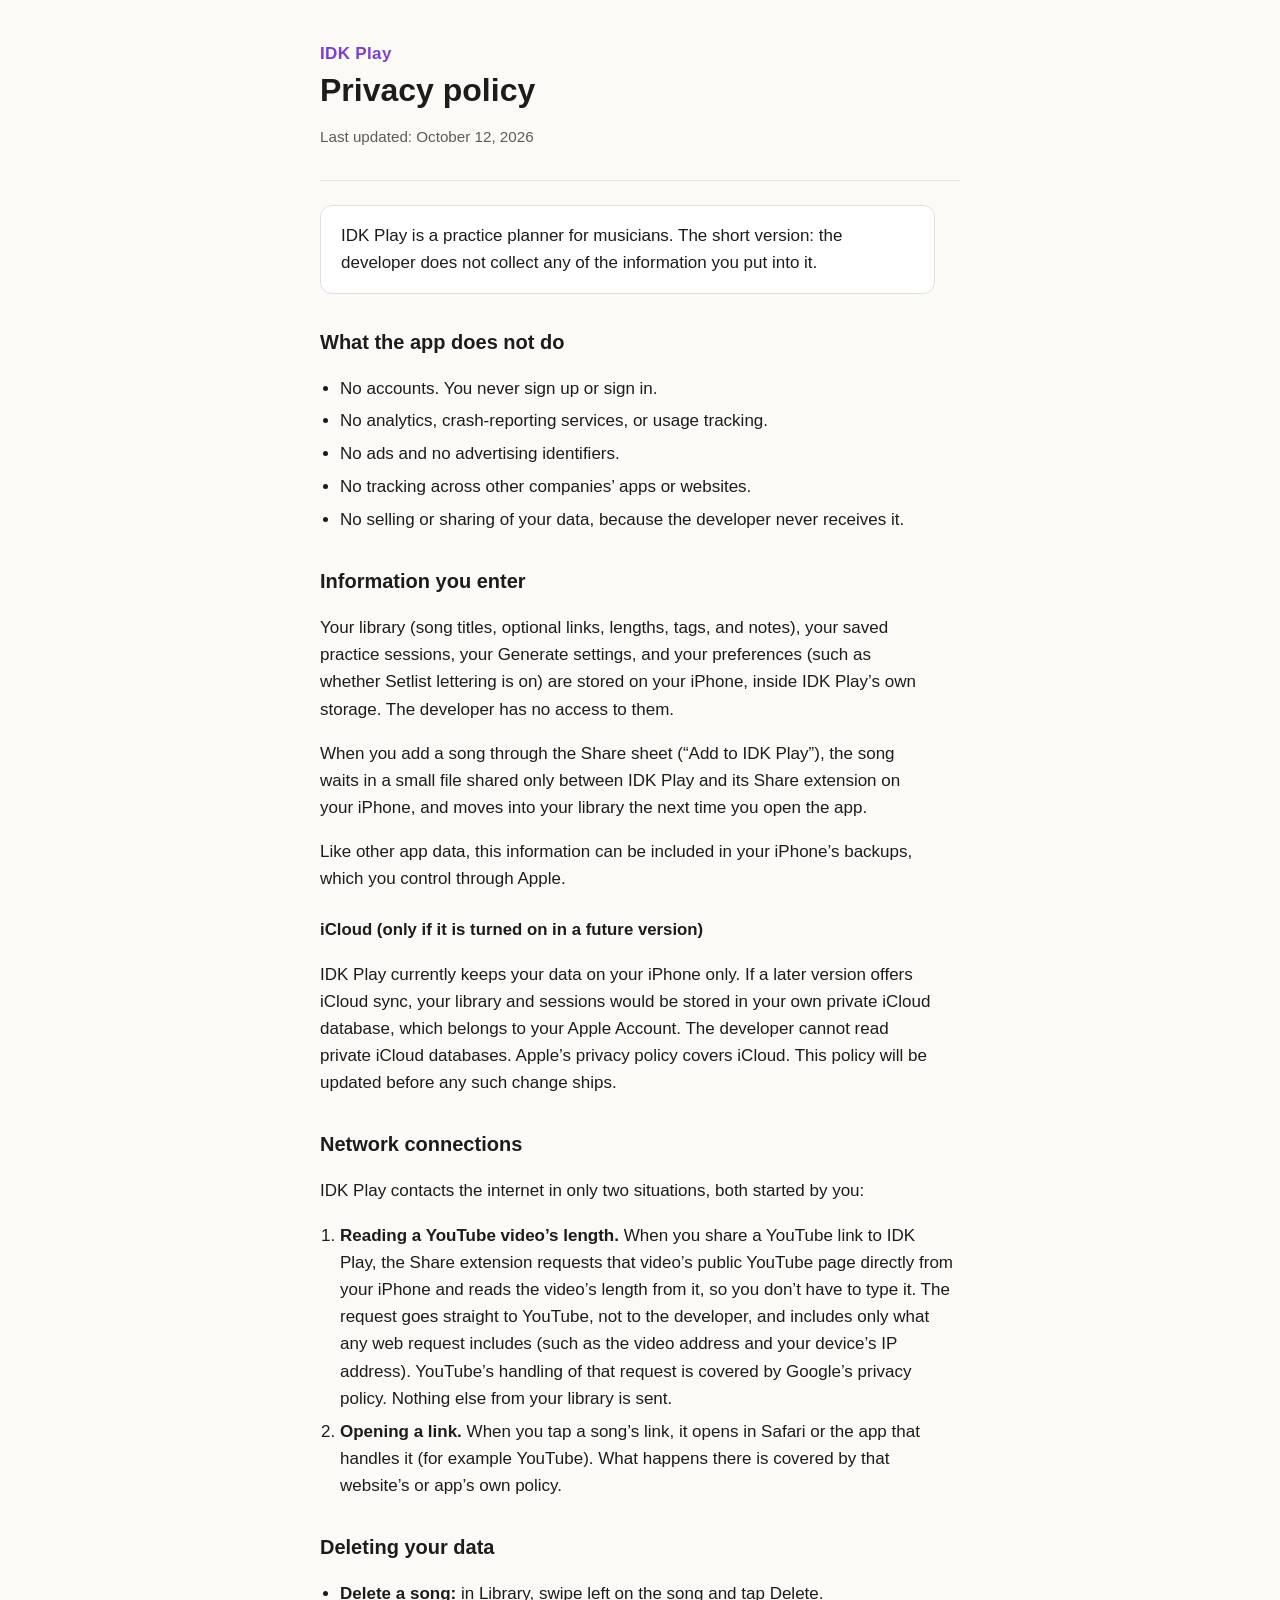
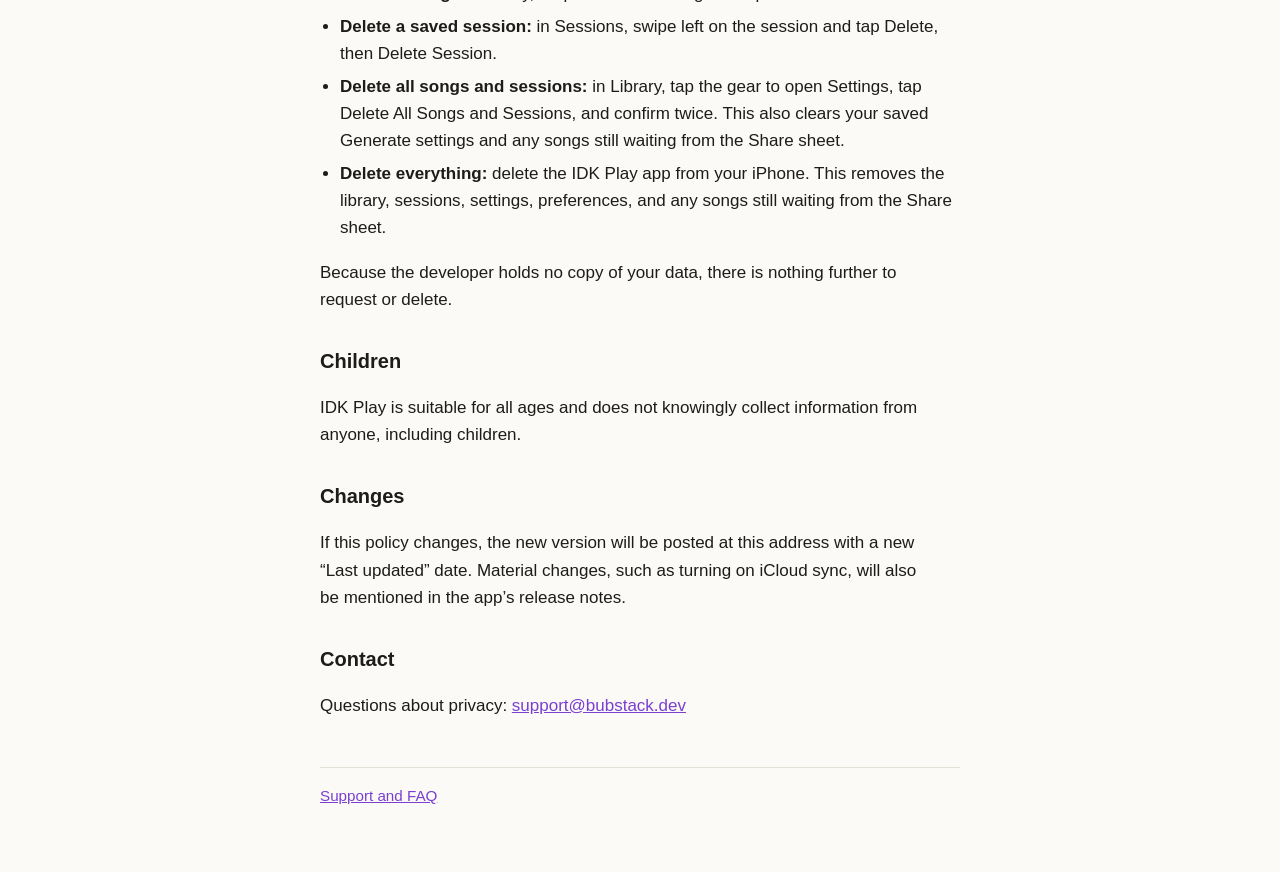
<file: idk-play/privacy-policy.html>
<!doctype html>
<html lang="en">
<head>
<meta charset="utf-8">
<meta name="viewport" content="width=device-width, initial-scale=1">
<meta name="color-scheme" content="light dark">
<title>IDK Play Privacy Policy</title>
<meta name="description" content="How IDK Play handles your information: no accounts, no analytics, no ads, no tracking. Your library stays on your iPhone.">
<style>
  :root {
    --bg: #fbfaf7;
    --text: #1d1c1a;
    --muted: #5f5b54;
    --accent: #7a3fd1;
    --rule: #e4e0d8;
    --card: #ffffff;
  }
  @media (prefers-color-scheme: dark) {
    :root {
      --bg: #151413;
      --text: #ecebe8;
      --muted: #a8a49c;
      --accent: #b99bff;
      --rule: #2e2c29;
      --card: #1d1c1a;
    }
  }
  * { box-sizing: border-box; }
  html { -webkit-text-size-adjust: 100%; }
  body {
    margin: 0;
    background: var(--bg);
    color: var(--text);
    font: 17px/1.6 -apple-system, BlinkMacSystemFont, "Segoe UI", Roboto, Helvetica, Arial, sans-serif;
  }
  main { max-width: 42rem; margin: 0 auto; padding: 2.5rem 16px 4rem; }
  header { border-bottom: 1px solid var(--rule); margin-bottom: 1.5rem; padding-bottom: 1rem; }
  .app { color: var(--accent); font-weight: 600; letter-spacing: .02em; margin: 0; }
  h1 { font-size: 2rem; line-height: 1.2; margin: .25rem 0 .5rem; }
  h2 { font-size: 1.25rem; margin: 2rem 0 .5rem; }
  h3 { font-size: 1.05rem; margin: 1.5rem 0 .25rem; }
  p, li { max-width: 65ch; }
  ul, ol { padding-left: 1.25rem; }
  li { margin: .35rem 0; }
  .muted { color: var(--muted); font-size: .95rem; }
  .summary { background: var(--card); border: 1px solid var(--rule); border-radius: 12px; padding: 1rem 1.25rem; }
  a { color: var(--accent); }
  footer { border-top: 1px solid var(--rule); margin-top: 3rem; padding-top: 1rem; }
</style>
</head>
<body>
<main>
  <header>
    <p class="app">IDK Play</p>
    <h1>Privacy policy</h1>
    <p class="muted">Last updated: October 12, 2026</p>
  </header>

  <p class="summary">IDK Play is a practice planner for musicians. The short version: the developer does not collect any of the information you put into it.</p>

  <h2>What the app does not do</h2>
  <ul>
    <li>No accounts. You never sign up or sign in.</li>
    <li>No analytics, crash-reporting services, or usage tracking.</li>
    <li>No ads and no advertising identifiers.</li>
    <li>No tracking across other companies’ apps or websites.</li>
    <li>No selling or sharing of your data, because the developer never receives it.</li>
  </ul>

  <h2>Information you enter</h2>
  <p>Your library (song titles, optional links, lengths, tags, and notes), your saved practice sessions, your Generate settings, and your preferences (such as whether Setlist lettering is on) are stored on your iPhone, inside IDK Play’s own storage. The developer has no access to them.</p>
  <p>When you add a song through the Share sheet (“Add to IDK Play”), the song waits in a small file shared only between IDK Play and its Share extension on your iPhone, and moves into your library the next time you open the app.</p>
  <p>Like other app data, this information can be included in your iPhone’s backups, which you control through Apple.</p>

  <h3>iCloud (only if it is turned on in a future version)</h3>
  <p>IDK Play currently keeps your data on your iPhone only. If a later version offers iCloud sync, your library and sessions would be stored in your own private iCloud database, which belongs to your Apple Account. The developer cannot read private iCloud databases. Apple’s privacy policy covers iCloud. This policy will be updated before any such change ships.</p>

  <h2>Network connections</h2>
  <p>IDK Play contacts the internet in only two situations, both started by you:</p>
  <ol>
    <li><strong>Reading a YouTube video’s length.</strong> When you share a YouTube link to IDK Play, the Share extension requests that video’s public YouTube page directly from your iPhone and reads the video’s length from it, so you don’t have to type it. The request goes straight to YouTube, not to the developer, and includes only what any web request includes (such as the video address and your device’s IP address). YouTube’s handling of that request is covered by Google’s privacy policy. Nothing else from your library is sent.</li>
    <li><strong>Opening a link.</strong> When you tap a song’s link, it opens in Safari or the app that handles it (for example YouTube). What happens there is covered by that website’s or app’s own policy.</li>
  </ol>

  <h2>Deleting your data</h2>
  <ul>
    <li><strong>Delete a song:</strong> in Library, swipe left on the song and tap Delete.</li>
    <li><strong>Delete a saved session:</strong> in Sessions, swipe left on the session and tap Delete, then Delete Session.</li>
    <li><strong>Delete all songs and sessions:</strong> in Library, tap the gear to open Settings, tap Delete All Songs and Sessions, and confirm twice. This also clears your saved Generate settings and any songs still waiting from the Share sheet.</li>
    <li><strong>Delete everything:</strong> delete the IDK Play app from your iPhone. This removes the library, sessions, settings, preferences, and any songs still waiting from the Share sheet.</li>
  </ul>
  <p>Because the developer holds no copy of your data, there is nothing further to request or delete.</p>

  <h2>Children</h2>
  <p>IDK Play is suitable for all ages and does not knowingly collect information from anyone, including children.</p>

  <h2>Changes</h2>
  <p>If this policy changes, the new version will be posted at this address with a new “Last updated” date. Material changes, such as turning on iCloud sync, will also be mentioned in the app’s release notes.</p>

  <h2>Contact</h2>
  <p>Questions about privacy: <a href="mailto:support@bubstack.dev">support@bubstack.dev</a></p>

  <footer class="muted"><a href="support.html">Support and FAQ</a></footer>
</main>
</body>
</html>
</file>
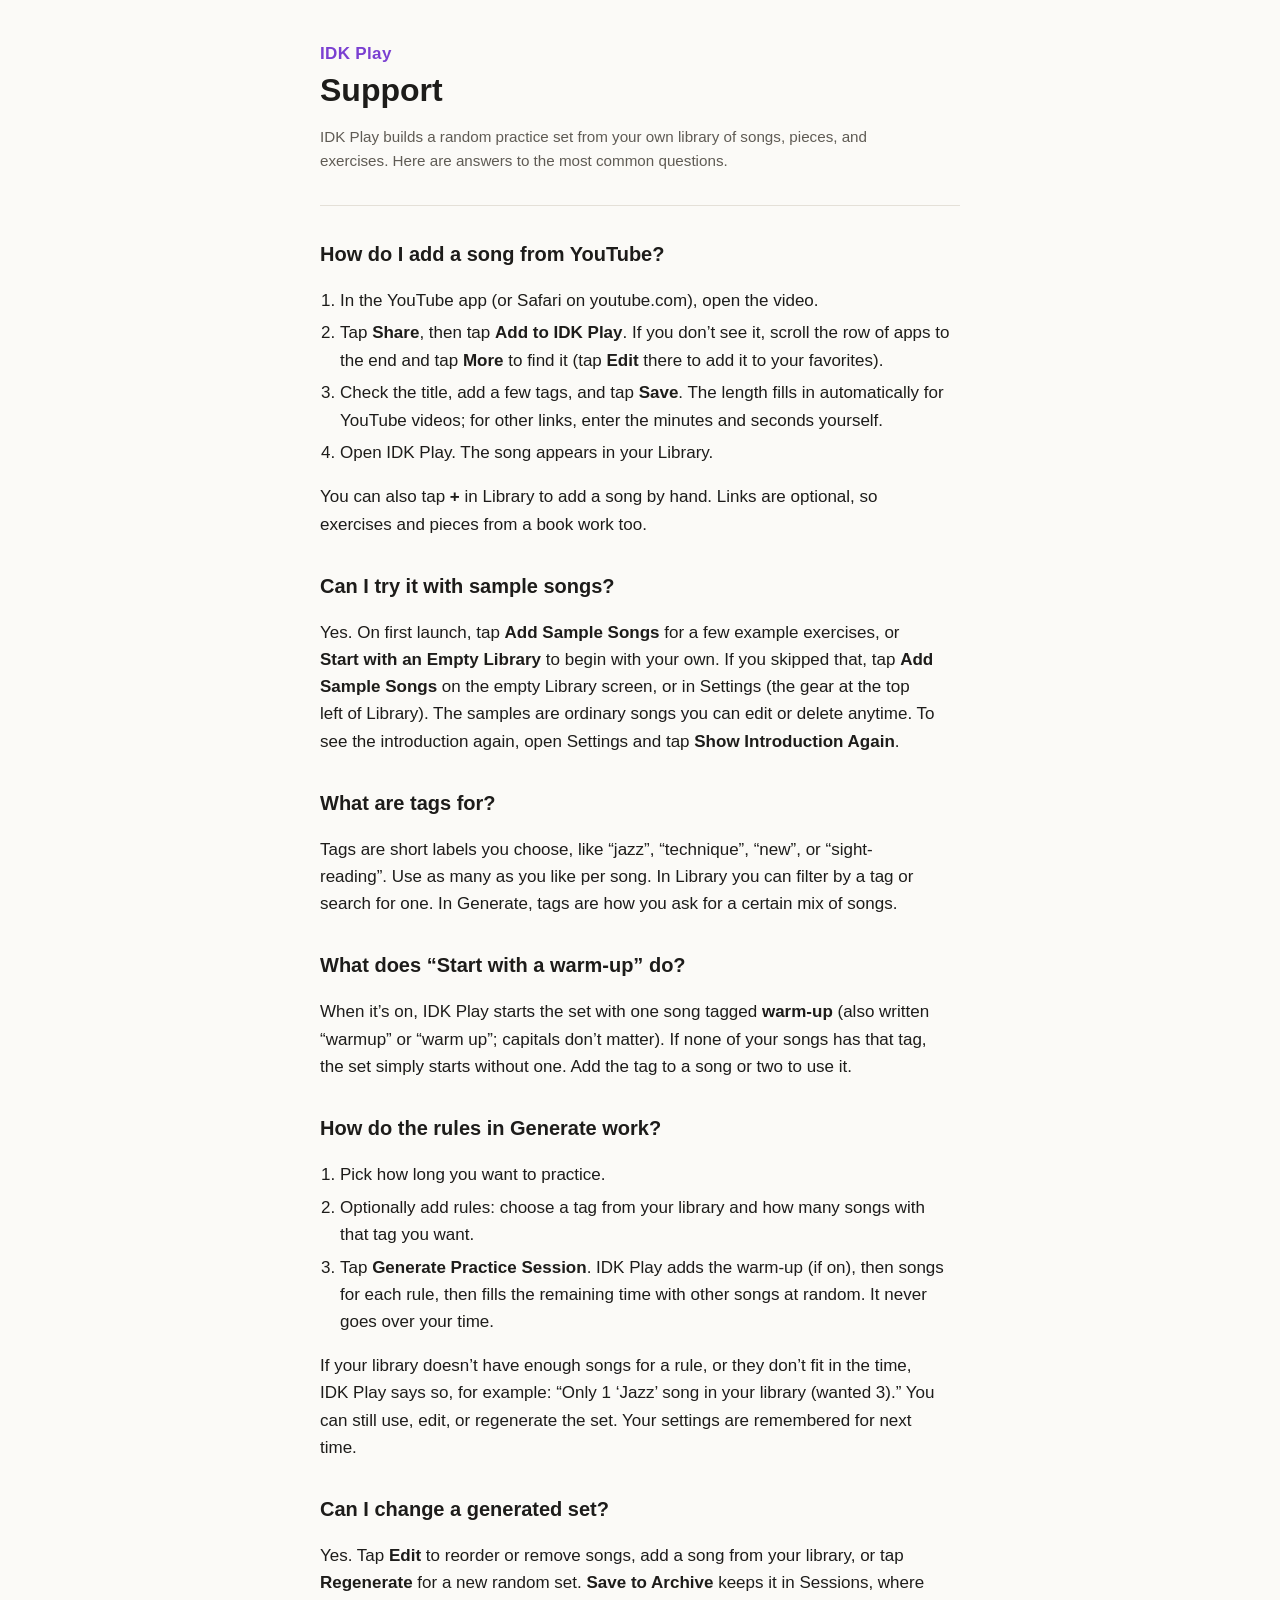
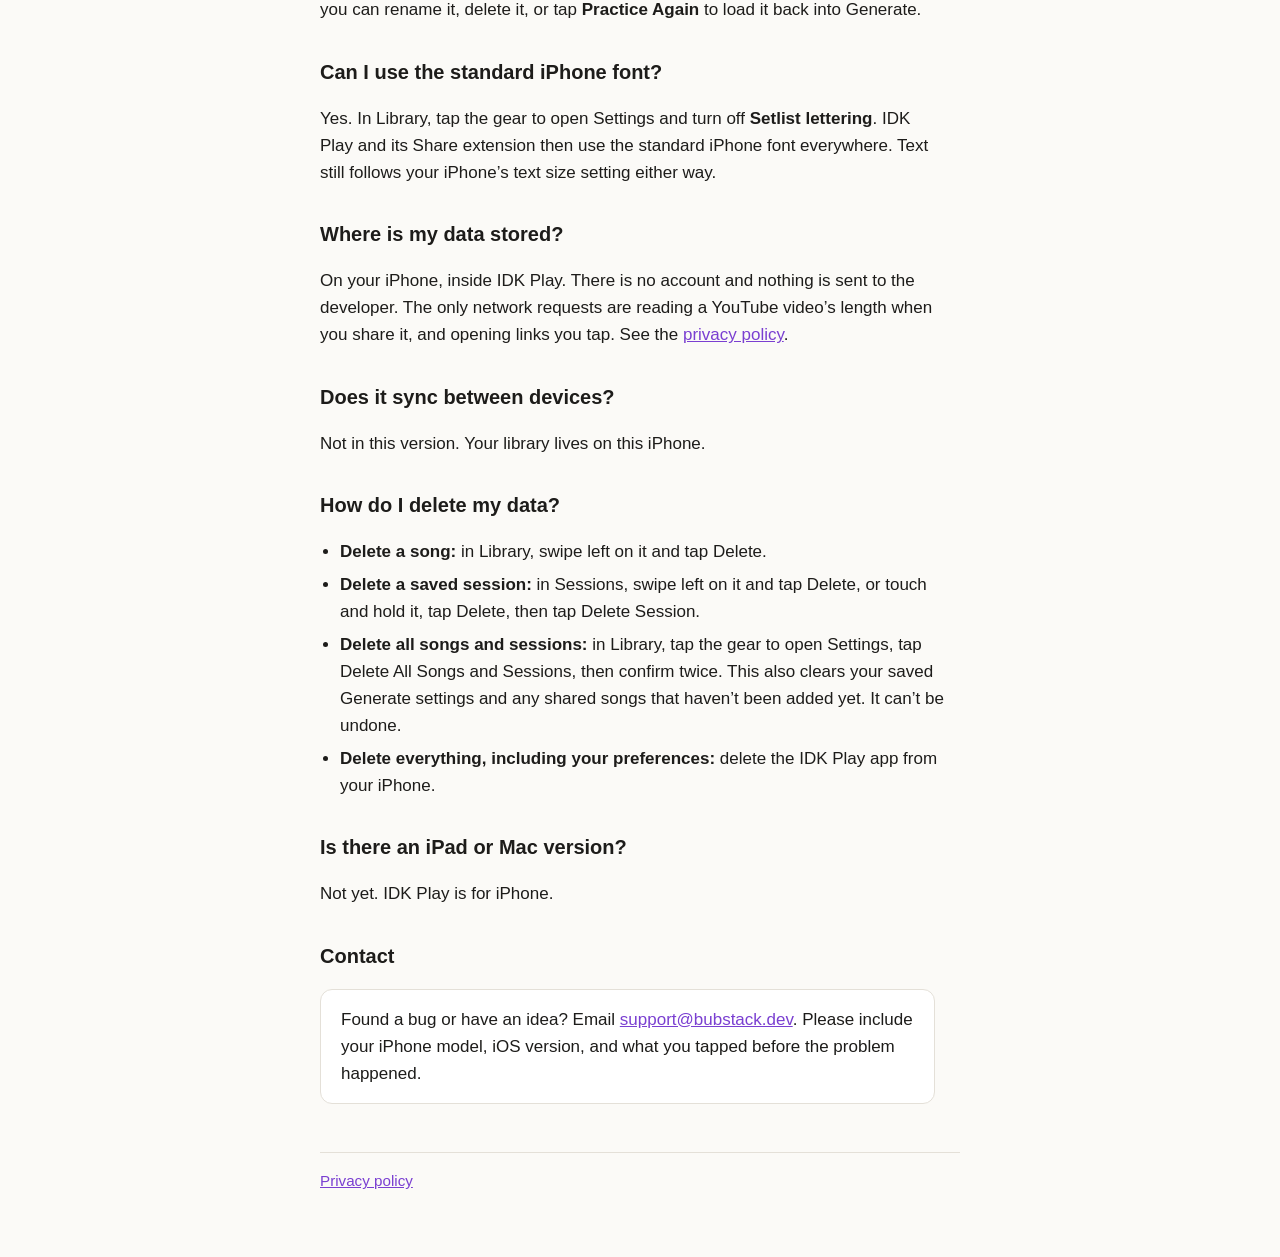
<file: idk-play/support.html>
<!doctype html>
<html lang="en">
<head>
<meta charset="utf-8">
<meta name="viewport" content="width=device-width, initial-scale=1">
<meta name="color-scheme" content="light dark">
<title>IDK Play Support</title>
<meta name="description" content="Help for IDK Play: adding songs from the Share sheet, tags, warm-ups, Generate rules, and your data.">
<style>
  :root {
    --bg: #fbfaf7;
    --text: #1d1c1a;
    --muted: #5f5b54;
    --accent: #7a3fd1;
    --rule: #e4e0d8;
    --card: #ffffff;
  }
  @media (prefers-color-scheme: dark) {
    :root {
      --bg: #151413;
      --text: #ecebe8;
      --muted: #a8a49c;
      --accent: #b99bff;
      --rule: #2e2c29;
      --card: #1d1c1a;
    }
  }
  * { box-sizing: border-box; }
  html { -webkit-text-size-adjust: 100%; }
  body {
    margin: 0;
    background: var(--bg);
    color: var(--text);
    font: 17px/1.6 -apple-system, BlinkMacSystemFont, "Segoe UI", Roboto, Helvetica, Arial, sans-serif;
  }
  main { max-width: 42rem; margin: 0 auto; padding: 2.5rem 16px 4rem; }
  header { border-bottom: 1px solid var(--rule); margin-bottom: 1.5rem; padding-bottom: 1rem; }
  .app { color: var(--accent); font-weight: 600; letter-spacing: .02em; margin: 0; }
  h1 { font-size: 2rem; line-height: 1.2; margin: .25rem 0 .5rem; }
  h2 { font-size: 1.25rem; margin: 2rem 0 .5rem; }
  h3 { font-size: 1.05rem; margin: 1.5rem 0 .25rem; }
  p, li { max-width: 65ch; }
  ul, ol { padding-left: 1.25rem; }
  li { margin: .35rem 0; }
  .muted { color: var(--muted); font-size: .95rem; }
  .summary { background: var(--card); border: 1px solid var(--rule); border-radius: 12px; padding: 1rem 1.25rem; }
  a { color: var(--accent); }
  footer { border-top: 1px solid var(--rule); margin-top: 3rem; padding-top: 1rem; }
</style>
</head>
<body>
<main>
  <header>
    <p class="app">IDK Play</p>
    <h1>Support</h1>
    <p class="muted">IDK Play builds a random practice set from your own library of songs, pieces, and exercises. Here are answers to the most common questions.</p>
  </header>

  <h2>How do I add a song from YouTube?</h2>
  <ol>
    <li>In the YouTube app (or Safari on youtube.com), open the video.</li>
    <li>Tap <strong>Share</strong>, then tap <strong>Add to IDK Play</strong>. If you don’t see it, scroll the row of apps to the end and tap <strong>More</strong> to find it (tap <strong>Edit</strong> there to add it to your favorites).</li>
    <li>Check the title, add a few tags, and tap <strong>Save</strong>. The length fills in automatically for YouTube videos; for other links, enter the minutes and seconds yourself.</li>
    <li>Open IDK Play. The song appears in your Library.</li>
  </ol>
  <p>You can also tap <strong>+</strong> in Library to add a song by hand. Links are optional, so exercises and pieces from a book work too.</p>

  <h2>Can I try it with sample songs?</h2>
  <p>Yes. On first launch, tap <strong>Add Sample Songs</strong> for a few example exercises, or <strong>Start with an Empty Library</strong> to begin with your own. If you skipped that, tap <strong>Add Sample Songs</strong> on the empty Library screen, or in Settings (the gear at the top left of Library). The samples are ordinary songs you can edit or delete anytime. To see the introduction again, open Settings and tap <strong>Show Introduction Again</strong>.</p>

  <h2>What are tags for?</h2>
  <p>Tags are short labels you choose, like “jazz”, “technique”, “new”, or “sight-reading”. Use as many as you like per song. In Library you can filter by a tag or search for one. In Generate, tags are how you ask for a certain mix of songs.</p>

  <h2>What does “Start with a warm-up” do?</h2>
  <p>When it’s on, IDK Play starts the set with one song tagged <strong>warm-up</strong> (also written “warmup” or “warm up”; capitals don’t matter). If none of your songs has that tag, the set simply starts without one. Add the tag to a song or two to use it.</p>

  <h2>How do the rules in Generate work?</h2>
  <ol>
    <li>Pick how long you want to practice.</li>
    <li>Optionally add rules: choose a tag from your library and how many songs with that tag you want.</li>
    <li>Tap <strong>Generate Practice Session</strong>. IDK Play adds the warm-up (if on), then songs for each rule, then fills the remaining time with other songs at random. It never goes over your time.</li>
  </ol>
  <p>If your library doesn’t have enough songs for a rule, or they don’t fit in the time, IDK Play says so, for example: “Only 1 ‘Jazz’ song in your library (wanted 3).” You can still use, edit, or regenerate the set. Your settings are remembered for next time.</p>

  <h2>Can I change a generated set?</h2>
  <p>Yes. Tap <strong>Edit</strong> to reorder or remove songs, add a song from your library, or tap <strong>Regenerate</strong> for a new random set. <strong>Save to Archive</strong> keeps it in Sessions, where you can rename it, delete it, or tap <strong>Practice Again</strong> to load it back into Generate.</p>

  <h2>Can I use the standard iPhone font?</h2>
  <p>Yes. In Library, tap the gear to open Settings and turn off <strong>Setlist lettering</strong>. IDK Play and its Share extension then use the standard iPhone font everywhere. Text still follows your iPhone’s text size setting either way.</p>

  <h2>Where is my data stored?</h2>
  <p>On your iPhone, inside IDK Play. There is no account and nothing is sent to the developer. The only network requests are reading a YouTube video’s length when you share it, and opening links you tap. See the <a href="privacy-policy.html">privacy policy</a>.</p>

  <h2>Does it sync between devices?</h2>
  <p>Not in this version. Your library lives on this iPhone.</p>

  <h2>How do I delete my data?</h2>
  <ul>
    <li><strong>Delete a song:</strong> in Library, swipe left on it and tap Delete.</li>
    <li><strong>Delete a saved session:</strong> in Sessions, swipe left on it and tap Delete, or touch and hold it, tap Delete, then tap Delete Session.</li>
    <li><strong>Delete all songs and sessions:</strong> in Library, tap the gear to open Settings, tap Delete All Songs and Sessions, then confirm twice. This also clears your saved Generate settings and any shared songs that haven’t been added yet. It can’t be undone.</li>
    <li><strong>Delete everything, including your preferences:</strong> delete the IDK Play app from your iPhone.</li>
  </ul>

  <h2>Is there an iPad or Mac version?</h2>
  <p>Not yet. IDK Play is for iPhone.</p>

  <h2>Contact</h2>
  <p class="summary">Found a bug or have an idea? Email <a href="mailto:support@bubstack.dev">support@bubstack.dev</a>. Please include your iPhone model, iOS version, and what you tapped before the problem happened.</p>

  <footer class="muted"><a href="privacy-policy.html">Privacy policy</a></footer>
</main>
</body>
</html>
</file>
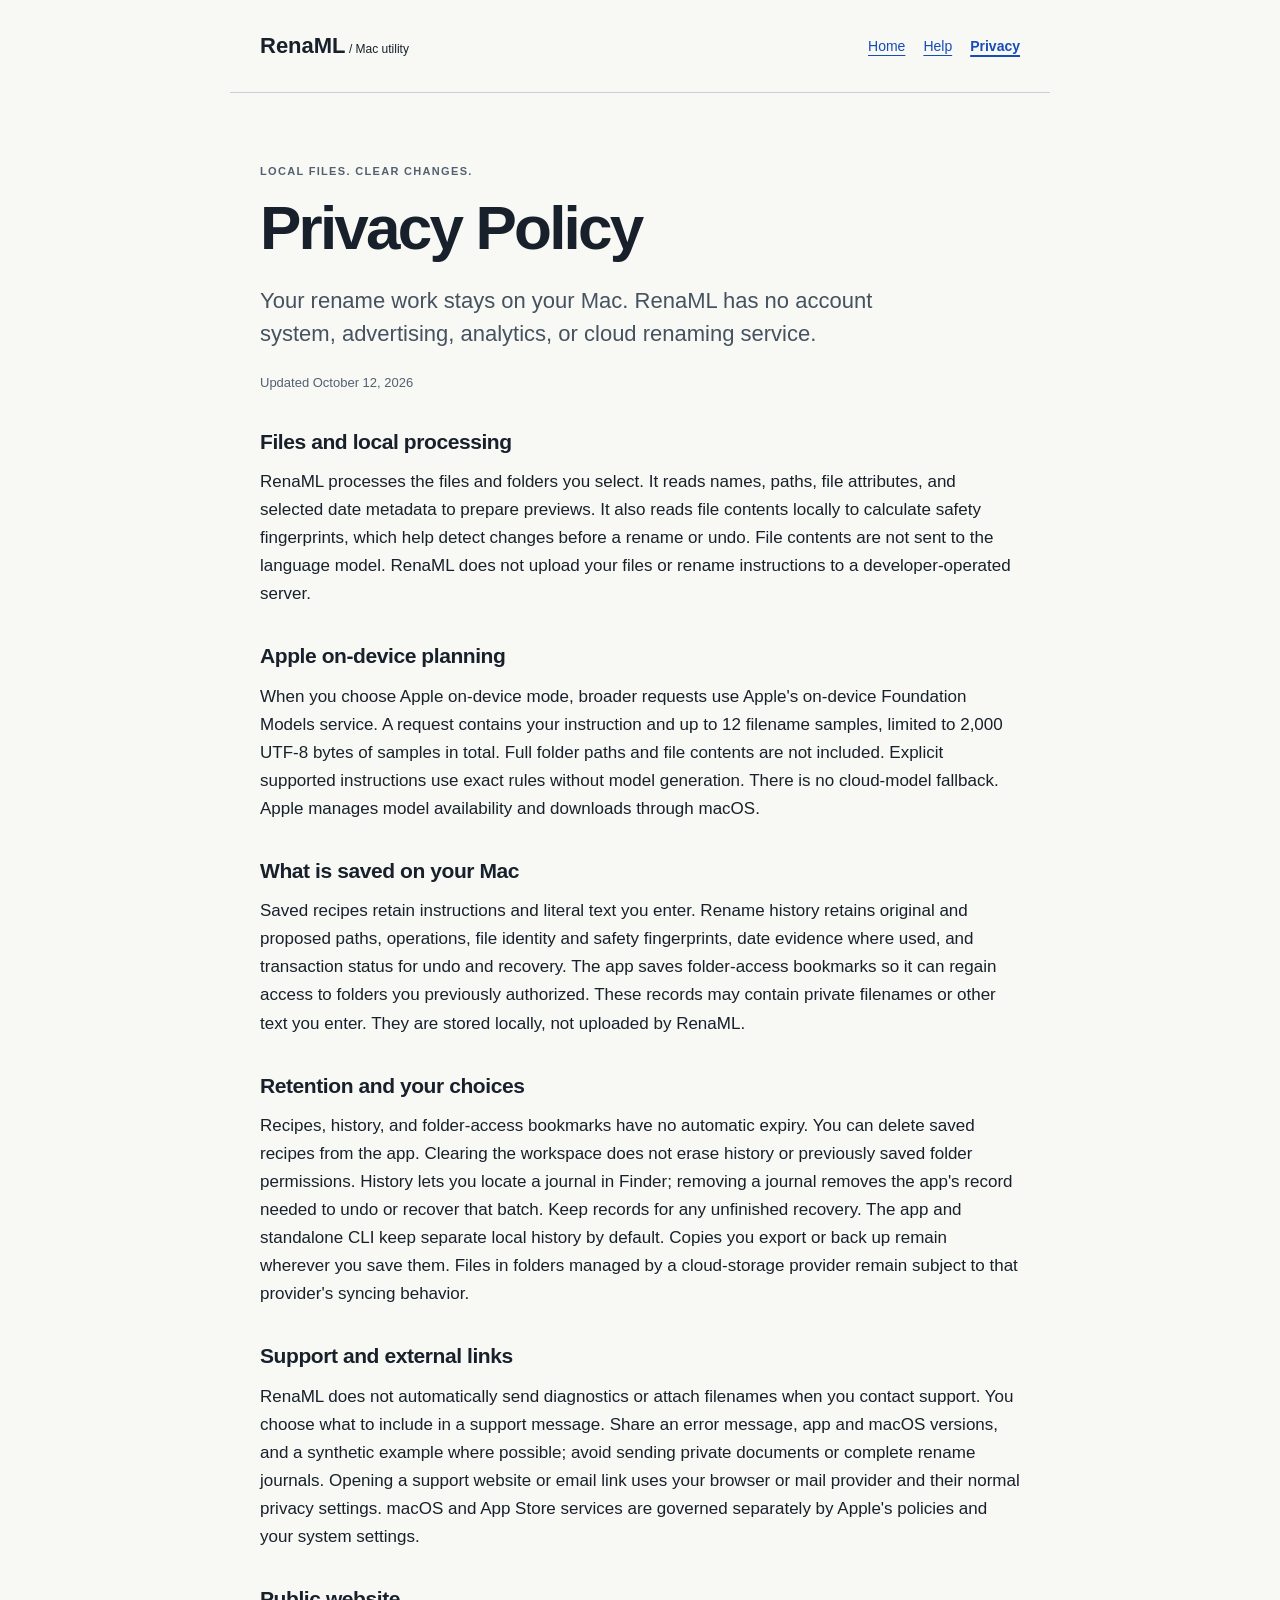
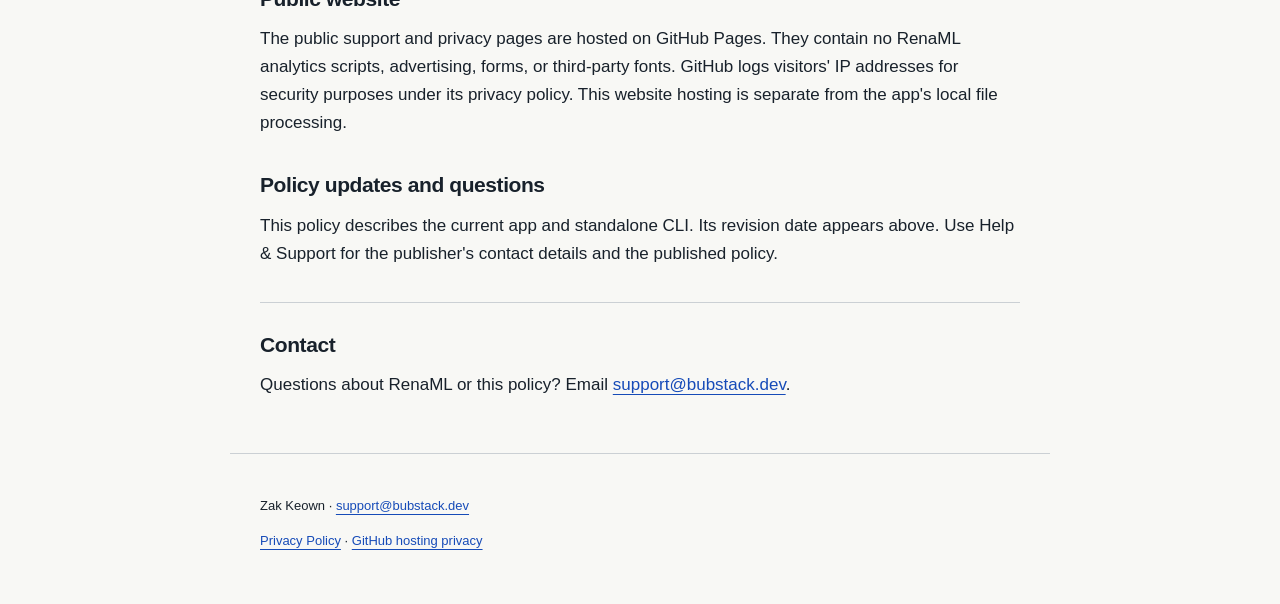
<file: renaml/privacy.html>
<!doctype html>
<html lang="en"><head><meta charset="utf-8"><meta name="viewport" content="width=device-width, initial-scale=1">
<meta name="description" content="Your rename work stays on your Mac. RenaML has no account system, advertising, analytics, or cloud renaming service."><meta name="color-scheme" content="light dark">
<meta http-equiv="Content-Security-Policy" content="default-src 'none'; style-src 'self'; img-src 'self'; base-uri 'none'; form-action 'none'">
<title>Privacy Policy · RenaML</title><link rel="stylesheet" href="style.css"></head>
<body><a class="skip" href="#main">Skip to content</a><header><a class="brand" href="index.html">RenaML<span> / Mac utility</span></a><nav aria-label="Main"><a href="index.html">Home</a><a href="support.html">Help</a><a href="privacy.html" aria-current="page">Privacy</a></nav></header>
<main id="main"><p class="eyebrow">Local files. Clear changes.</p><h1>Privacy Policy</h1><p class="intro">Your rename work stays on your Mac. RenaML has no account system, advertising, analytics, or cloud renaming service.</p><p class="meta">Updated October 12, 2026</p><section><h2>Files and local processing</h2><p>RenaML processes the files and folders you select. It reads names, paths, file attributes, and selected date metadata to prepare previews. It also reads file contents locally to calculate safety fingerprints, which help detect changes before a rename or undo. File contents are not sent to the language model. RenaML does not upload your files or rename instructions to a developer-operated server.</p></section><section><h2>Apple on-device planning</h2><p>When you choose Apple on-device mode, broader requests use Apple&#x27;s on-device Foundation Models service. A request contains your instruction and up to 12 filename samples, limited to 2,000 UTF-8 bytes of samples in total. Full folder paths and file contents are not included. Explicit supported instructions use exact rules without model generation. There is no cloud-model fallback. Apple manages model availability and downloads through macOS.</p></section><section><h2>What is saved on your Mac</h2><p>Saved recipes retain instructions and literal text you enter. Rename history retains original and proposed paths, operations, file identity and safety fingerprints, date evidence where used, and transaction status for undo and recovery. The app saves folder-access bookmarks so it can regain access to folders you previously authorized. These records may contain private filenames or other text you enter. They are stored locally, not uploaded by RenaML.</p></section><section><h2>Retention and your choices</h2><p>Recipes, history, and folder-access bookmarks have no automatic expiry. You can delete saved recipes from the app. Clearing the workspace does not erase history or previously saved folder permissions. History lets you locate a journal in Finder; removing a journal removes the app&#x27;s record needed to undo or recover that batch. Keep records for any unfinished recovery. The app and standalone CLI keep separate local history by default. Copies you export or back up remain wherever you save them. Files in folders managed by a cloud-storage provider remain subject to that provider&#x27;s syncing behavior.</p></section><section><h2>Support and external links</h2><p>RenaML does not automatically send diagnostics or attach filenames when you contact support. You choose what to include in a support message. Share an error message, app and macOS versions, and a synthetic example where possible; avoid sending private documents or complete rename journals. Opening a support website or email link uses your browser or mail provider and their normal privacy settings. macOS and App Store services are governed separately by Apple&#x27;s policies and your system settings.</p></section><section><h2>Public website</h2><p>The public support and privacy pages are hosted on GitHub Pages. They contain no RenaML analytics scripts, advertising, forms, or third-party fonts. GitHub logs visitors&#x27; IP addresses for security purposes under its privacy policy. This website hosting is separate from the app&#x27;s local file processing.</p></section><section><h2>Policy updates and questions</h2><p>This policy describes the current app and standalone CLI. Its revision date appears above. Use Help &amp; Support for the publisher&#x27;s contact details and the published policy.</p></section><section class="contact"><h2>Contact</h2><p>Questions about RenaML or this policy? Email <a href="mailto:support@bubstack.dev">support@bubstack.dev</a>.</p></section></main>
<footer><p>Zak Keown · <a href="mailto:support@bubstack.dev">support@bubstack.dev</a></p><p><a href="privacy.html">Privacy Policy</a> · <a href="https://docs.github.com/en/site-policy/privacy-policies/github-general-privacy-statement">GitHub hosting privacy</a></p></footer></body></html>
</file>
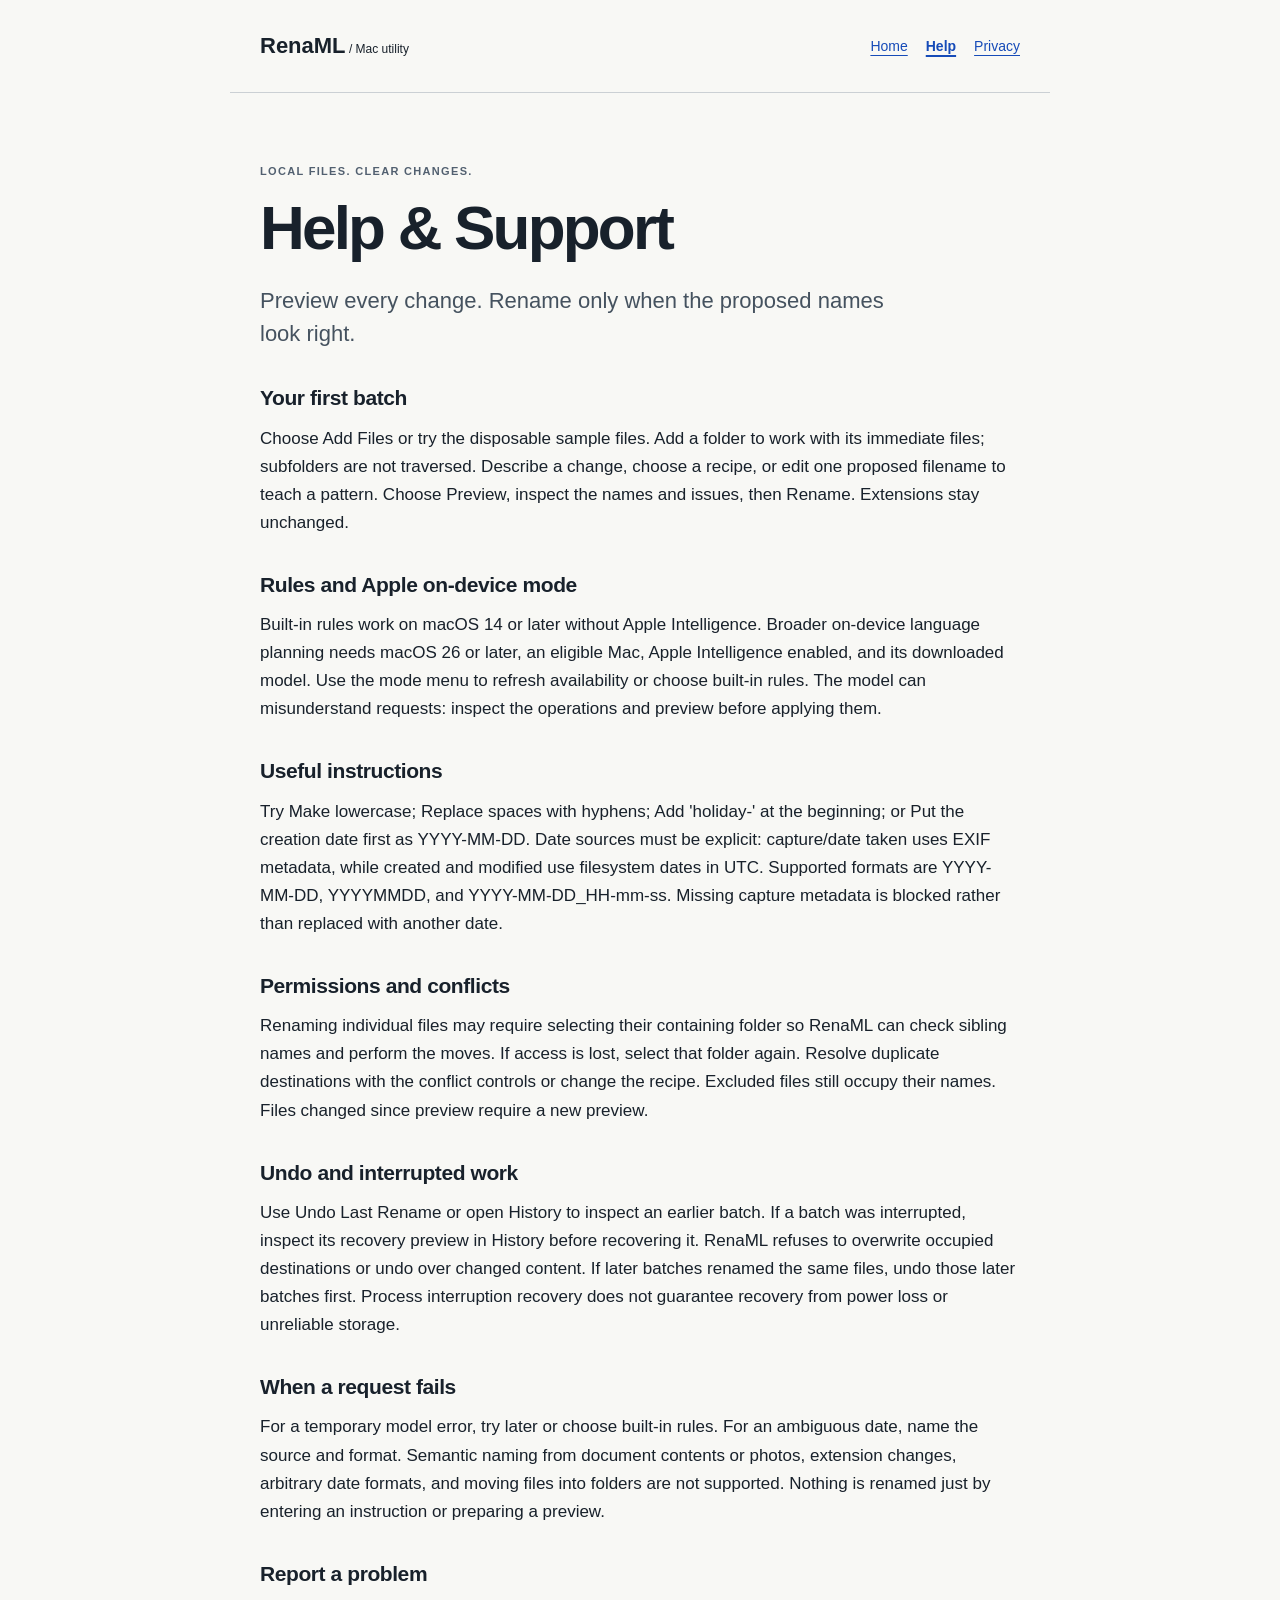
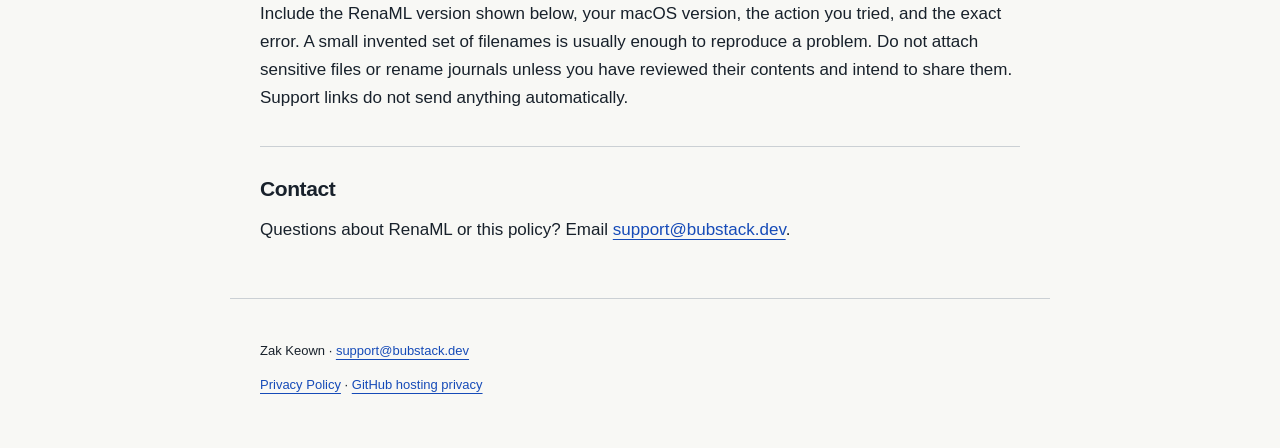
<file: renaml/support.html>
<!doctype html>
<html lang="en"><head><meta charset="utf-8"><meta name="viewport" content="width=device-width, initial-scale=1">
<meta name="description" content="Preview every change. Rename only when the proposed names look right."><meta name="color-scheme" content="light dark">
<meta http-equiv="Content-Security-Policy" content="default-src 'none'; style-src 'self'; img-src 'self'; base-uri 'none'; form-action 'none'">
<title>Help &amp; Support · RenaML</title><link rel="stylesheet" href="style.css"></head>
<body><a class="skip" href="#main">Skip to content</a><header><a class="brand" href="index.html">RenaML<span> / Mac utility</span></a><nav aria-label="Main"><a href="index.html">Home</a><a href="support.html" aria-current="page">Help</a><a href="privacy.html">Privacy</a></nav></header>
<main id="main"><p class="eyebrow">Local files. Clear changes.</p><h1>Help &amp; Support</h1><p class="intro">Preview every change. Rename only when the proposed names look right.</p><section><h2>Your first batch</h2><p>Choose Add Files or try the disposable sample files. Add a folder to work with its immediate files; subfolders are not traversed. Describe a change, choose a recipe, or edit one proposed filename to teach a pattern. Choose Preview, inspect the names and issues, then Rename. Extensions stay unchanged.</p></section><section><h2>Rules and Apple on-device mode</h2><p>Built-in rules work on macOS 14 or later without Apple Intelligence. Broader on-device language planning needs macOS 26 or later, an eligible Mac, Apple Intelligence enabled, and its downloaded model. Use the mode menu to refresh availability or choose built-in rules. The model can misunderstand requests: inspect the operations and preview before applying them.</p></section><section><h2>Useful instructions</h2><p>Try Make lowercase; Replace spaces with hyphens; Add &#x27;holiday-&#x27; at the beginning; or Put the creation date first as YYYY-MM-DD. Date sources must be explicit: capture/date taken uses EXIF metadata, while created and modified use filesystem dates in UTC. Supported formats are YYYY-MM-DD, YYYYMMDD, and YYYY-MM-DD_HH-mm-ss. Missing capture metadata is blocked rather than replaced with another date.</p></section><section><h2>Permissions and conflicts</h2><p>Renaming individual files may require selecting their containing folder so RenaML can check sibling names and perform the moves. If access is lost, select that folder again. Resolve duplicate destinations with the conflict controls or change the recipe. Excluded files still occupy their names. Files changed since preview require a new preview.</p></section><section><h2>Undo and interrupted work</h2><p>Use Undo Last Rename or open History to inspect an earlier batch. If a batch was interrupted, inspect its recovery preview in History before recovering it. RenaML refuses to overwrite occupied destinations or undo over changed content. If later batches renamed the same files, undo those later batches first. Process interruption recovery does not guarantee recovery from power loss or unreliable storage.</p></section><section><h2>When a request fails</h2><p>For a temporary model error, try later or choose built-in rules. For an ambiguous date, name the source and format. Semantic naming from document contents or photos, extension changes, arbitrary date formats, and moving files into folders are not supported. Nothing is renamed just by entering an instruction or preparing a preview.</p></section><section><h2>Report a problem</h2><p>Include the RenaML version shown below, your macOS version, the action you tried, and the exact error. A small invented set of filenames is usually enough to reproduce a problem. Do not attach sensitive files or rename journals unless you have reviewed their contents and intend to share them. Support links do not send anything automatically.</p></section><section class="contact"><h2>Contact</h2><p>Questions about RenaML or this policy? Email <a href="mailto:support@bubstack.dev">support@bubstack.dev</a>.</p></section></main>
<footer><p>Zak Keown · <a href="mailto:support@bubstack.dev">support@bubstack.dev</a></p><p><a href="privacy.html">Privacy Policy</a> · <a href="https://docs.github.com/en/site-policy/privacy-policies/github-general-privacy-statement">GitHub hosting privacy</a></p></footer></body></html>
</file>
<file: styles.css>
/* Bubstack: the Bub theme's colours (bubstack/tokens/tokens.json), in light and dark. */
:root {
  --surface: #faf5ed;
  --shade: #efe9df;
  --ink: #29292b;
  --slate: #686d75;
  --pin: #c62d2b;
  --accent: #ed7385;
  --hairline: #29292b1f;
  --card: #ffffff;
  color-scheme: light dark;
}
@media (prefers-color-scheme: dark) {
  :root {
    --surface: #1e1f21;
    --shade: #29292b;
    --ink: #faf5ed;
    --slate: #a7acb3;
    --pin: #ff6b68;
    --hairline: #faf5ed1f;
    --card: #29292b;
  }
}

* { box-sizing: border-box; }
html { -webkit-text-size-adjust: 100%; }
body {
  margin: 0;
  background: var(--surface);
  color: var(--ink);
  font-family: ui-rounded, "SF Pro Rounded", -apple-system, BlinkMacSystemFont, "Segoe UI", sans-serif;
  font-size: 17px;
  line-height: 1.6;
}
h1, h2, h3, p { margin: 0; }
h1, h2, h3 { line-height: 1.12; letter-spacing: -0.025em; }
a { color: var(--pin); text-underline-offset: 0.2em; text-decoration-thickness: 1px; }
a:hover { text-decoration-thickness: 2px; }
a:focus-visible { outline: 3px solid var(--pin); outline-offset: 4px; border-radius: 4px; }

.shell { max-width: 1080px; margin: 0 auto; padding: 0 16px; }
@media (min-width: 720px) { .shell { padding: 0 32px; } }

.skip { position: absolute; left: 16px; top: -100px; background: var(--card); padding: 12px; z-index: 2; }
.skip:focus { top: 12px; }
.visually-hidden { position: absolute; width: 1px; height: 1px; overflow: hidden; clip-path: inset(50%); white-space: nowrap; }

.topbar { display: flex; align-items: center; justify-content: space-between; gap: 16px; min-height: 84px;
  border-bottom: 1px solid var(--hairline); }
.brand { display: flex; align-items: center; gap: 10px; color: var(--ink); text-decoration: none; font-weight: 700;
  font-size: 1.25rem; letter-spacing: -0.02em; }
.nav { display: flex; gap: 20px; }
.nav a { color: var(--slate); font-size: 0.95rem; text-decoration: none; min-height: 44px; display: inline-flex;
  align-items: center; }
.nav a:hover { color: var(--ink); }

.hero { display: grid; gap: 28px; padding: 56px 0 48px; align-items: center; }
.hero-bub { width: 120px; height: 120px; }
@media (min-width: 800px) {
  .hero { grid-template-columns: 180px 1fr; gap: 40px; padding: 88px 0 72px; }
  .hero-bub { width: 180px; height: 180px; }
}
.eyebrow { font-size: 0.75rem; font-weight: 700; letter-spacing: 0.14em; text-transform: uppercase; color: var(--slate);
  margin-bottom: 16px; }
h1 { font-size: clamp(2.3rem, 7vw, 4.4rem); font-weight: 750; max-width: 14ch; }
.intro { font-size: 1.15rem; color: var(--slate); max-width: 60ch; margin-top: 22px; }

.promise { display: grid; grid-template-columns: 1fr; border-top: 1px solid var(--hairline);
  border-bottom: 1px solid var(--hairline); margin-bottom: 64px; }
.pledge { padding: 24px 0; }
.pledge + .pledge { border-top: 1px solid var(--hairline); }
.pledge h3 { font-size: 1.1rem; margin-bottom: 6px; }
.pledge p { color: var(--slate); font-size: 0.95rem; }
@media (min-width: 800px) {
  .promise { grid-template-columns: repeat(4, 1fr); }
  .pledge { padding: 28px 24px 28px 0; }
  .pledge + .pledge { border-top: 0; border-left: 1px solid var(--hairline); padding-left: 24px; }
}

.apps { margin-bottom: 72px; }
.apps h2 { font-size: clamp(1.7rem, 4vw, 2.3rem); margin-bottom: 24px; }
.app-list { list-style: none; margin: 0; padding: 0; display: grid; gap: 16px; }
@media (min-width: 800px) { .app-list { grid-template-columns: 1fr 1fr; } }
.app { display: flex; gap: 18px; align-items: flex-start; background: var(--card); border: 1px solid var(--hairline);
  border-radius: 18px; padding: 22px; }
.app img { width: 72px; height: 72px; border-radius: 16px; flex: none; }
.app h3 { font-size: 1.3rem; margin-bottom: 6px; }
.app-body > p { color: var(--slate); font-size: 0.95rem; }
.app .status { margin-top: 10px; font-size: 0.82rem; font-weight: 600; color: var(--ink); }
.links { display: flex; flex-wrap: wrap; gap: 4px 18px; margin-top: 10px; }
.links a { font-weight: 600; min-height: 44px; display: inline-flex; align-items: center; }

.footer { border-top: 1px solid var(--hairline); padding-top: 24px; padding-bottom: 40px; display: grid; gap: 6px;
  font-size: 0.82rem; color: var(--slate); }

/* Help and policy pages (face-hugger/ and later apps). */
.nav a[aria-current] { color: var(--ink); font-weight: 650; }
.doc { max-width: 760px; padding-top: 40px; padding-bottom: 64px; }
.doc h1 { font-size: clamp(2.2rem, 6vw, 3.4rem); margin-bottom: 8px; }
.doc section { border-top: 1px solid var(--hairline); margin-top: 32px; padding-top: 24px; }
.doc h2 { font-size: 1.4rem; margin-bottom: 12px; }
.doc p, .doc li { color: var(--slate); }
.doc p + p { margin-top: 0.9em; }
.doc ul { padding-left: 1.2em; margin: 0; }
.doc li + li { margin-top: 0.4em; }
.doc strong { color: var(--ink); }
.doc-hero { display: grid; gap: 20px; align-items: center; }
.doc-hero img { width: 96px; height: 96px; }
.doc-hero .status { margin-top: 12px; font-size: 0.85rem; font-weight: 600; color: var(--ink); }
@media (min-width: 640px) { .doc-hero { grid-template-columns: 120px 1fr; } .doc-hero img { width: 120px; height: 120px; } }
.doc details { border-bottom: 1px solid var(--hairline); }
.doc summary { cursor: pointer; font-weight: 600; color: var(--ink); min-height: 48px; padding: 12px 0; display: flex; align-items: center; }
.doc .answer { padding-bottom: 16px; }
.doc-contact { background: var(--card); border: 1px solid var(--hairline); border-radius: 18px; padding: 24px !important; }
.fine { margin-top: 28px; font-size: 0.82rem; }
.doc .doc-hero { border-top: 0; margin-top: 0; padding-top: 0; }
</file>
<file: midi-me/styles.css>
:root{color-scheme:light dark;--paper:#f5f3ec;--surface:#fffefa;--ink:#252b28;--secondary:#626861;--line:#d9d7cf;--amber:#ebc068;--link:#72531a;--stage:#202725;--stage-ink:#f5f3ec;--sage:#aec7a5;--focus:#526d52;font-family:ui-sans-serif,-apple-system,BlinkMacSystemFont,"Segoe UI",sans-serif;font-synthesis:none}
*{box-sizing:border-box}body{margin:0;background:var(--paper);color:var(--ink);font-size:17px;line-height:1.65}a{color:var(--link);text-underline-offset:.22em;text-decoration-thickness:1px}a:hover{text-decoration-thickness:2px}a:focus-visible,summary:focus-visible{outline:3px solid var(--focus);outline-offset:5px;border-radius:3px}button,a,summary{-webkit-tap-highlight-color:transparent}h1,h2,h3,p{margin:0}h1,h2,h3{line-height:1.15;letter-spacing:-.035em}h1{font-size:clamp(2.6rem,7vw,5.3rem);font-weight:650;max-width:850px}h2{font-size:clamp(1.7rem,4vw,2.45rem);font-weight:620}h3{font-size:1.15rem;font-weight:650}p+p{margin-top:1em}.shell{max-width:1120px;margin:auto;padding:0 36px}.skip{position:absolute;left:16px;top:-100px;background:var(--surface);padding:12px;z-index:2}.skip:focus{top:12px}.topbar{display:flex;align-items:center;justify-content:space-between;gap:24px;min-height:104px;border-bottom:1px solid var(--line)}.brand{display:flex;align-items:center;gap:10px;font-size:1.3rem;font-weight:700;color:var(--ink);text-decoration:none;white-space:nowrap;letter-spacing:-.04em}.brand img{width:48px;height:48px}.nav{display:flex;gap:24px;align-items:center}.nav a{font-size:.9rem;display:inline-flex;align-items:center;min-height:44px;color:var(--secondary)}.nav a[aria-current]{color:var(--ink);font-weight:650}.hero{padding:78px 0 64px}.eyebrow{font-size:.7rem;font-weight:700;letter-spacing:.16em;text-transform:uppercase;color:var(--secondary);margin-bottom:20px}.hero .intro{font-size:1.18rem;color:var(--secondary);max-width:620px;margin-top:26px}.status{display:inline-flex;align-items:center;gap:9px;margin-top:25px;font-size:.8rem;color:var(--secondary)}.status::before{content:"";width:7px;height:7px;background:var(--sage);border:1px solid var(--secondary);border-radius:50%}.principles{display:grid;grid-template-columns:repeat(3,1fr);border-top:1px solid var(--line);border-bottom:1px solid var(--line);margin-bottom:64px}.principle{padding:27px 24px 28px 0}.principle+.principle{padding-left:24px;border-left:1px solid var(--line)}.principle h3{margin-bottom:9px}.principle p{font-size:.91rem;color:var(--secondary);max-width:290px}.support-grid{display:grid;grid-template-columns:230px minmax(0,1fr);gap:48px;margin-bottom:72px}.section-label p{color:var(--secondary);margin-top:16px;font-size:.91rem}.questions{border-top:1px solid var(--line)}details{border-bottom:1px solid var(--line)}summary{list-style:none;cursor:pointer;display:flex;justify-content:space-between;gap:18px;align-items:center;min-height:76px;padding:19px 0;font-weight:600;font-size:1.03rem;line-height:1.4}summary::-webkit-details-marker{display:none}summary::after{content:"+";font-size:1.5rem;font-weight:400;color:var(--secondary)}details[open] summary::after{content:"−"}.answer{padding:0 34px 24px 0;color:var(--secondary);font-size:.95rem}.answer ol{padding-left:1.3em;margin:0}.answer li+li{margin-top:.5em}.answer strong{color:var(--ink);font-weight:600}.contact{background:var(--stage);color:var(--stage-ink);padding:38px 40px;border-radius:12px;display:grid;grid-template-columns:1fr auto;gap:30px;align-items:center;margin-bottom:70px}.contact h2{font-size:1.8rem}.contact p{max-width:620px;color:#c5cdc5;margin-top:12px;font-size:.92rem}.button{display:inline-flex;align-items:center;justify-content:center;min-height:48px;padding:10px 22px;background:var(--amber);color:#252b28;font-size:.91rem;font-weight:650;border-radius:7px;text-decoration:none;white-space:nowrap}.button:hover{text-decoration:underline}.contact .small{font-size:.78rem;color:#c5cdc5;margin-top:16px}.footer{border-top:1px solid var(--line);padding:25px 0 35px;display:flex;justify-content:space-between;gap:20px;font-size:.8rem;color:var(--secondary)}.footer a{color:var(--secondary)}.document{max-width:740px;padding-bottom:70px}.document .hero{padding-bottom:44px}.document h1{font-size:clamp(2.6rem,7vw,4.4rem)}.document .lede{font-size:1.2rem;margin-top:25px}.document section{padding-top:30px;border-top:1px solid var(--line);margin-top:32px}.document section h2{font-size:1.55rem;margin-bottom:18px}.document section p,.document li{color:var(--secondary)}.document ul{padding-left:1.2em}.document li+li{margin-top:.6em}.document strong{font-weight:650;color:var(--ink)}.document .date{font-size:.8rem;color:var(--secondary);margin-top:22px}.privacy-note{border-left:3px solid var(--amber);padding-left:20px;margin-top:30px}
@media(prefers-color-scheme:dark){:root{--paper:#171d1a;--surface:#202823;--ink:#f0f2e9;--secondary:#b4beb3;--line:#3d4940;--link:#ebc068;--stage:#121814;--focus:#d8bd7a}.contact{border:1px solid var(--line)}}
@media(max-width:700px){.shell{padding:0 22px}.topbar{min-height:88px;gap:12px}.brand{font-size:1.13rem}.brand img{width:39px;height:39px}.nav{gap:16px}.nav a{font-size:.82rem}.hero{padding:48px 0 38px}.hero .intro{font-size:1.05rem}.principles{grid-template-columns:1fr;margin-bottom:45px}.principle,.principle+.principle{padding:22px 0;border-left:0}.principle+.principle{border-top:1px solid var(--line)}.principle p{max-width:none}.support-grid{grid-template-columns:1fr;gap:25px;margin-bottom:44px}.section-label p{margin-top:12px}.contact{grid-template-columns:1fr;padding:28px 25px;gap:23px;margin-bottom:45px}.contact .button{justify-self:start}.footer{flex-wrap:wrap}.document{padding-bottom:44px}.document .hero{padding-bottom:22px}.answer{padding-right:12px}}
@media(prefers-contrast:more){:root{--secondary:var(--ink);--line:var(--ink)}.contact p,.contact .small{color:var(--stage-ink)}}
</file>
<file: renaml/style.css>
:root{font-family:-apple-system,BlinkMacSystemFont,"Segoe UI",sans-serif;color:#18212b;background:#f8f8f5;font-size:17px;line-height:1.65;color-scheme:light dark}*{box-sizing:border-box}body{margin:0}header,main,footer{max-width:820px;margin:auto;padding:28px 30px}header{display:flex;align-items:center;justify-content:space-between;border-bottom:1px solid #cbd0d4;gap:20px}.brand{font-size:22px;font-weight:750;text-decoration:none;color:inherit}.brand span{font-size:12px;font-weight:400;white-space:nowrap}nav{display:flex;gap:18px;font-size:14px}nav a[aria-current]{font-weight:700;text-decoration-thickness:2px}a{color:#164bb8;text-underline-offset:4px}a:focus-visible{outline:3px solid #164bb8;outline-offset:5px;border-radius:2px}main{padding-top:58px;padding-bottom:54px}.eyebrow{text-transform:uppercase;letter-spacing:.12em;font-size:11px;font-weight:700;color:#526070}h1{font-size:clamp(38px,7vw,62px);line-height:1.08;letter-spacing:-.045em;margin:15px 0 22px}h2{font-size:21px;line-height:1.35;margin:0 0 12px;letter-spacing:-.02em}.intro{font-size:22px;line-height:1.5;max-width:660px;color:#45525f}.meta,.status{font-size:13px;color:#526070}.status{border-left:3px solid #164bb8;padding:10px 16px;background:#edf1f7}section{margin-top:34px}section p{margin:0}.contact{border-top:1px solid #cbd0d4;padding-top:28px}.actions{display:flex;gap:25px;flex-wrap:wrap;margin-top:35px}footer{font-size:13px;border-top:1px solid #cbd0d4;padding-bottom:40px;overflow-wrap:anywhere}.skip{position:absolute;left:12px;top:-100px;background:#fff;padding:10px}.skip:focus{top:8px}p{overflow-wrap:break-word}@media(max-width:540px){header{align-items:flex-start;flex-direction:column;gap:12px}header,main,footer{padding-left:22px;padding-right:22px}main{padding-top:35px}.intro{font-size:19px}}@media(prefers-color-scheme:dark){:root{background:#151a20;color:#e6eaf0}a{color:#95b8ff}.intro,.meta,.status,.eyebrow{color:#b0bdcc}.status{background:#202d41}header,footer,.contact{border-color:#414b58}.skip{background:#151a20}}
</file>
